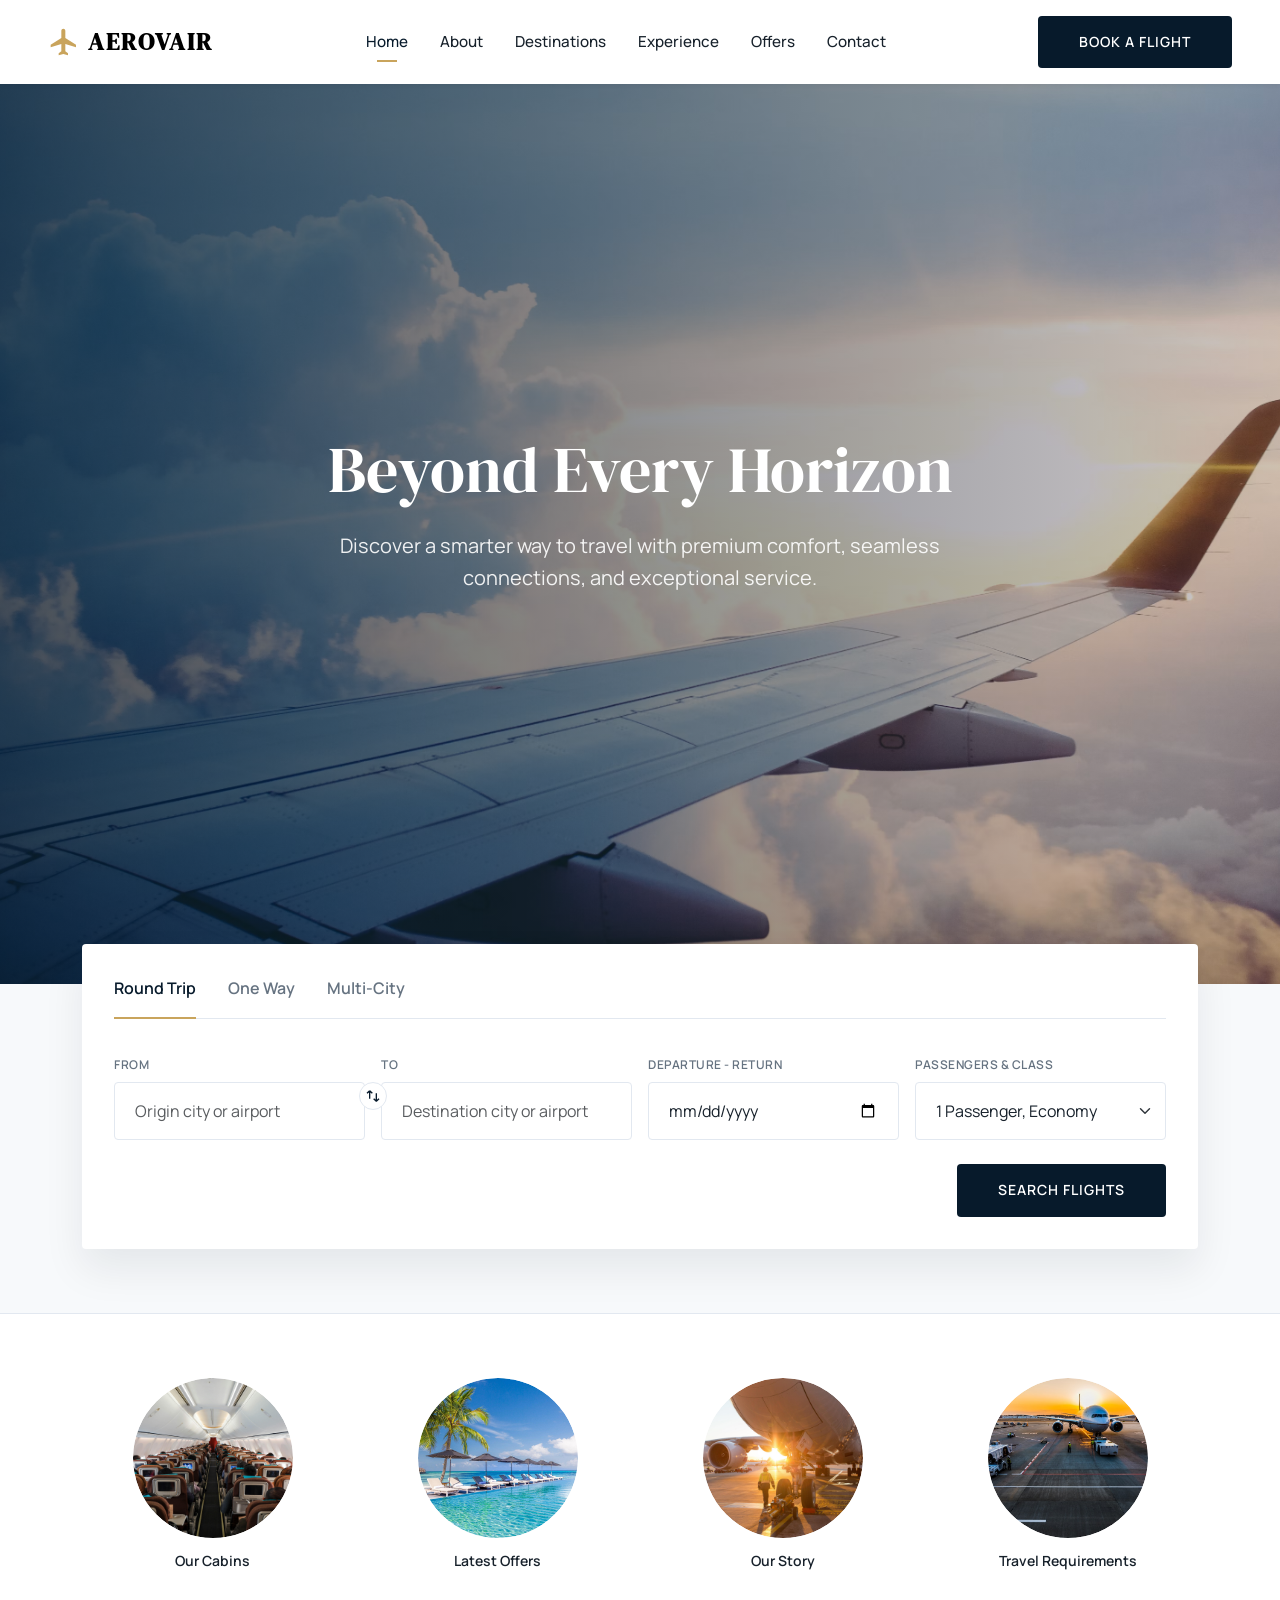
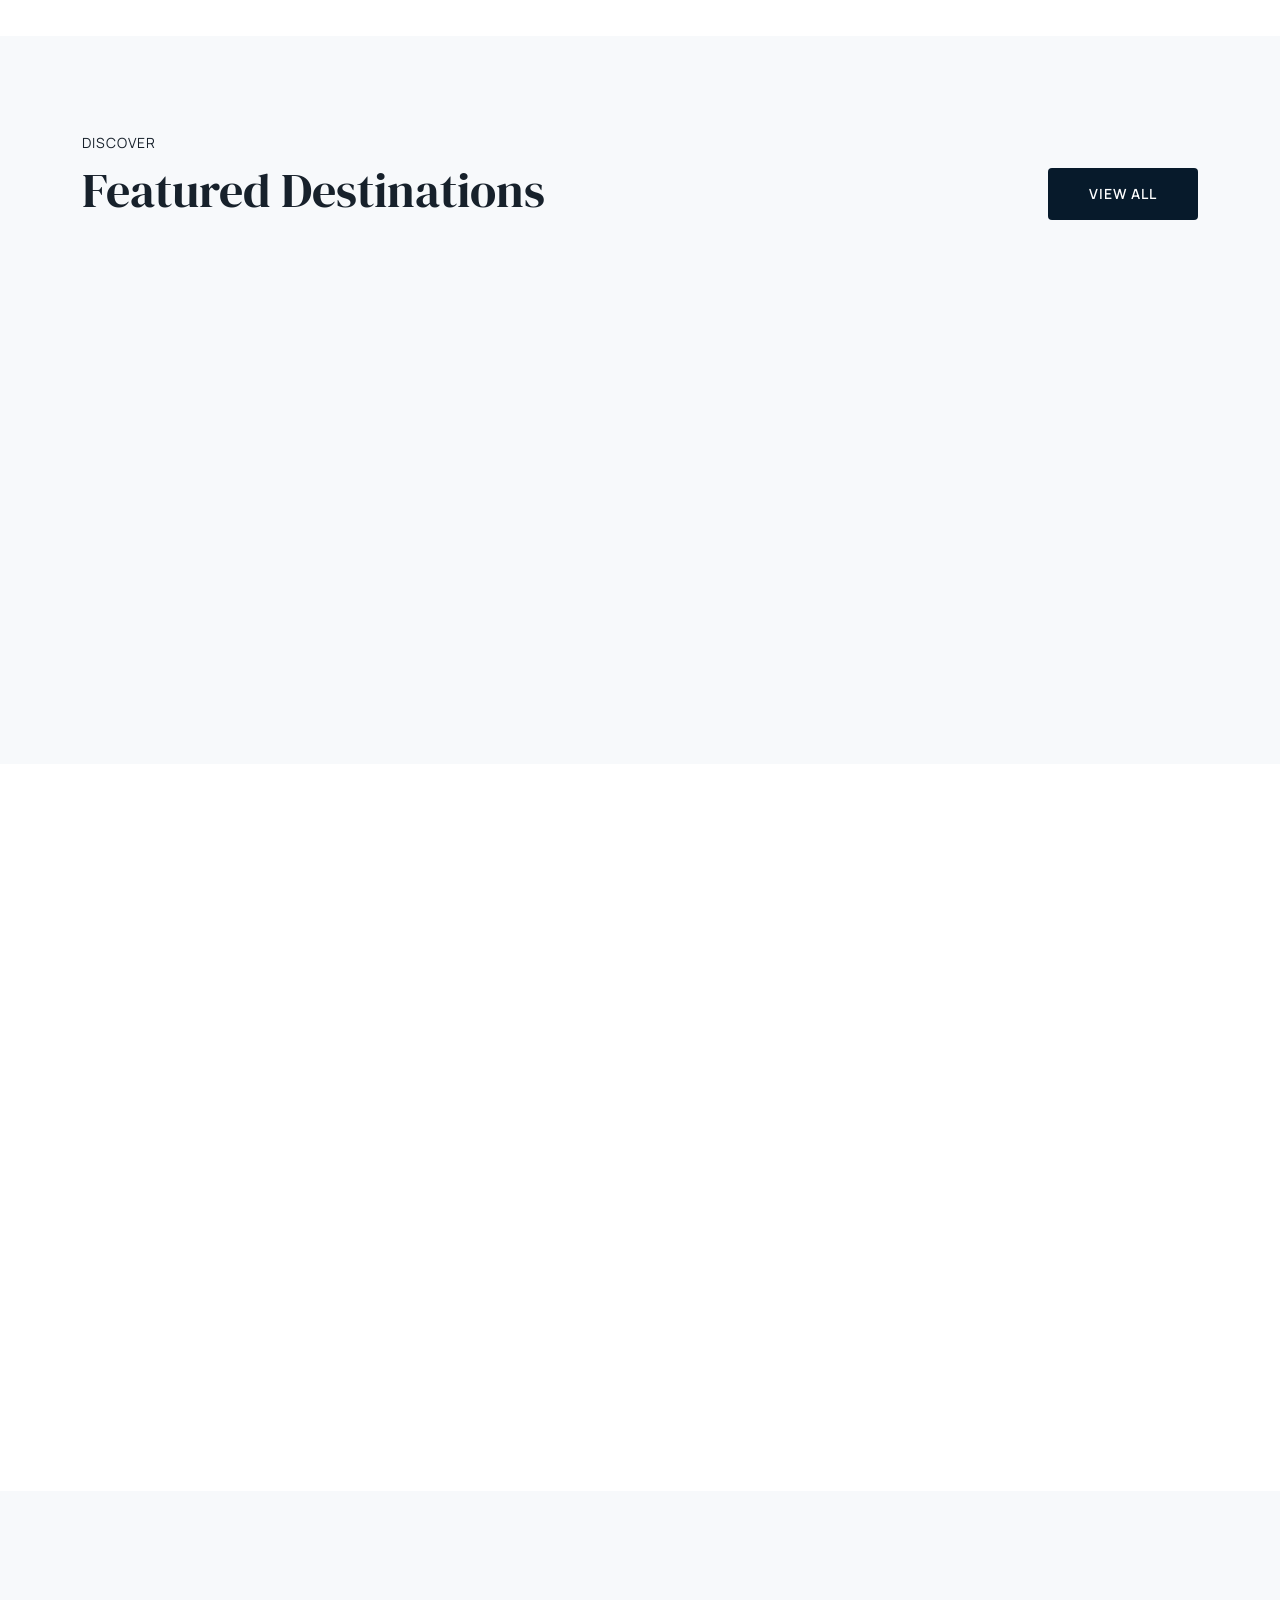
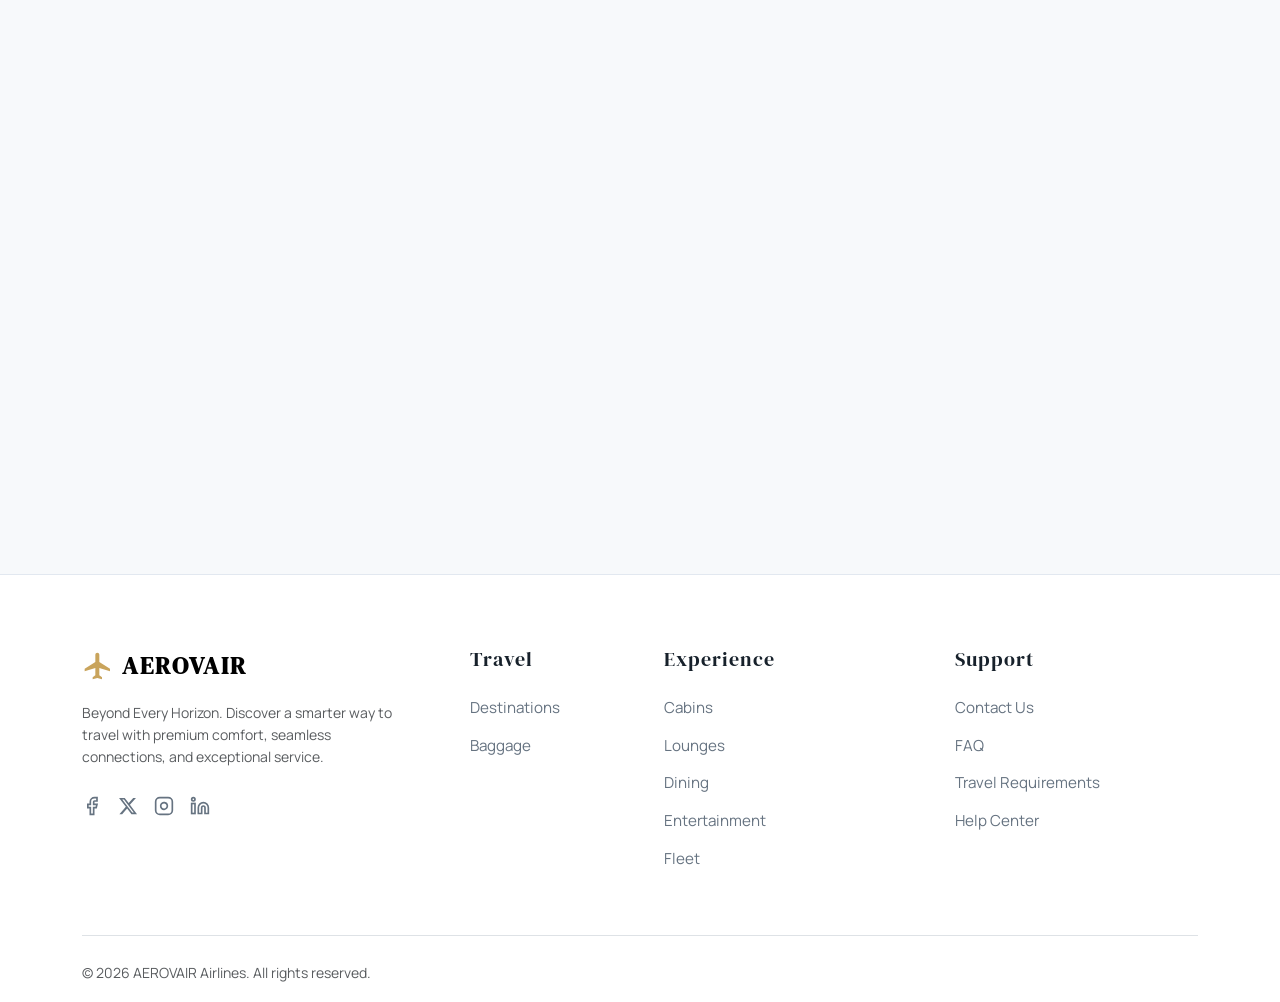
<file: index.html>
<!DOCTYPE html>
<html lang="en">

<head>
    <meta charset="UTF-8">
    <meta name="viewport" content="width=device-width, initial-scale=1.0">
    <title>AEROVAIR | Beyond Every Horizon</title>
    <meta name="description"
        content="Discover a smarter way to travel with AEROVAIR. Experience premium comfort, seamless connections, and exceptional service worldwide.">
    <link rel="canonical" href="https://www.aerovair.com/">

    <!-- Google Fonts -->
    <link rel="preconnect" href="https://fonts.googleapis.com">
    <link rel="preconnect" href="https://fonts.gstatic.com" crossorigin>
    <link
        href="https://fonts.googleapis.com/css2?family=DM+Serif+Display&family=Manrope:wght@300;400;500;600;700&display=swap"
        rel="stylesheet">

    <!-- Favicon -->
    <link rel="icon" href="assets/icons/favicon.svg" type="image/svg+xml">

    <!-- Bootstrap 5 CSS -->
    <link href="https://cdn.jsdelivr.net/npm/bootstrap@5.3.2/dist/css/bootstrap.min.css" rel="stylesheet">

    <!-- Custom CSS -->
    <link rel="stylesheet" href="assets/css/style.css">
</head>

<body>

    <!-- Header Section -->
    <header class="site-header">
        <!-- Main Navigation -->
        <nav class="main-navigation">
            <div class="container-fluid px-4 px-lg-5">
                <div class="d-flex justify-content-between align-items-center nav-container">
                    <!-- Logo -->
                    <a href="index.html" class="brand-logo d-flex align-items-center gap-2">
                        <img src="assets/icons/favicon.svg" alt="AEROVAIR Logo Icon" width="32" height="32"
                            class="brand-icon">
                        <span class="logo-text">AEROVAIR</span>
                    </a>

                    <!-- Desktop Links -->
                    <div class="desktop-menu d-none d-xl-flex">
                        <a href="index.html" class="nav-link active">Home</a>
                        <a href="about.html" class="nav-link">About</a>
                        <a href="destinations.html" class="nav-link">Destinations</a>
                        <a href="experience.html" class="nav-link">Experience</a>
                        <a href="offers.html" class="nav-link">Offers</a>
                        <a href="contact.html" class="nav-link">Contact</a>
                    </div>

                    <!-- Right Actions -->
                    <div class="nav-actions d-none d-xl-flex align-items-center gap-3">
                        
                        <a href="book.html" class="btn-premium btn-premium-primary">Book a Flight</a>
                    </div>

                    <!-- Mobile Menu Toggle -->
                    <button class="mobile-menu-toggle d-xl-none" aria-label="Toggle menu">
                        <span class="hamburger-line"></span>
                        <span class="hamburger-line"></span>
                        <span class="hamburger-line"></span>
                    </button>
                </div>
            </div>
        </nav>
    </header>

    <!-- Mobile Menu Overlay -->
    <div class="mobile-menu-wrapper">
        <button class="mobile-menu-close btn-close position-absolute top-0 end-0 m-4 fs-1" aria-label="Close menu"></button>
        <div class="mobile-menu-inner">
            <a href="index.html" class="mobile-nav-link active">Home</a>
            <a href="about.html" class="mobile-nav-link">About</a>
            <a href="destinations.html" class="mobile-nav-link">Destinations</a>
            <a href="experience.html" class="mobile-nav-link">Experience</a>
            <a href="offers.html" class="mobile-nav-link">Offers</a>
            <a href="contact.html" class="mobile-nav-link">Contact</a>
            <a href="book.html" class="btn-premium btn-premium-primary mt-4 w-100 text-center" style="display: block; max-width: 200px; margin: 0 auto;">Book a Flight</a>
        </div>
    </div>

    <!-- Hero Section -->
    <section class="hero-section">
        <!-- Placeholder high-res aviation background -->
        <div class="hero-bg" style="background-image: url('assets/images/home-hero.avif');"></div>
        <div class="hero-overlay"></div>

        <div class="container position-relative hero-content-wrapper">
            <div class="row justify-content-center text-center">
                <div class="col-lg-8 col-xl-7">
                    <h1 class="hero-title animate-on-scroll mx-auto">Beyond Every Horizon</h1>
                    <p class="hero-subtitle animate-on-scroll mx-auto">Discover a smarter way to travel with premium
                        comfort, seamless connections, and exceptional service.</p>
                </div>
            </div>
        </div>
    </section>

    <!-- Flight Search Widget -->
    <section class="booking-widget-section">
        <div class="container">
            <div class="booking-widget">
                <div class="booking-tabs">
                    <button class="tab-btn active">Round Trip</button>
                    <button class="tab-btn">One Way</button>
                    <button class="tab-btn">Multi-City</button>
                </div>
                <form class="booking-form">
                    <div class="row g-3">
                        <div class="col-md-6 col-xl-3 position-relative">
                            <label class="form-label">From</label>
                            <input type="text" class="form-control premium-input" placeholder="Origin city or airport">
                            <button type="button" class="swap-btn" aria-label="Swap Origin and Destination">
                                <svg width="16" height="16" viewBox="0 0 24 24" fill="none" stroke="currentColor"
                                    stroke-width="2">
                                    <path d="M7 16V4M7 4L3 8M7 4L11 8M17 8v12M17 20l-4-4M17 20l4-4" />
                                </svg>
                            </button>
                        </div>
                        <div class="col-md-6 col-xl-3">
                            <label class="form-label">To</label>
                            <input type="text" class="form-control premium-input"
                                placeholder="Destination city or airport">
                        </div>
                        <div class="col-md-6 col-xl-3">
                            <label class="form-label">Departure - Return</label>
                            <input type="date" onclick="this.showPicker()" class="form-control premium-input" placeholder="Select dates">
                        </div>
                        <div class="col-md-6 col-xl-3">
                            <label class="form-label">Passengers & Class</label>
                            <select class="form-select premium-input">
                                <option>1 Passenger, Economy</option>
                                <option>1 Passenger, Premium Economy</option>
                                <option>1 Passenger, Business</option>
                                <option>1 Passenger, First</option>
                            </select>
                        </div>
                    </div>
                    <div class="d-flex justify-content-end mt-4">
                        <button type="submit" class="btn-premium btn-premium-primary search-flights-btn">Search
                            Flights</button>
                    </div>
                </form>
            </div>
        </div>
    </section>

    <!-- Quick Access Section -->
    <section class="quick-access-section py-5 bg-surface">
        <div class="container">
            <div class="row g-4 text-center justify-content-center">
                <div class="col-12 col-md-6 col-xl-3">
                    <a href="#" class="quick-access-card animate-on-scroll">
                        <div class="qa-icon" style="overflow: hidden; padding: 0; background: none; border: none; box-shadow: none;"><img src="assets/images/class1.jpg" alt="Our Cabins" style="width: 100%; height: 100%; object-fit: cover; border-radius: 50%;"></div>
                        <span class="qa-title">Our Cabins</span>
                    </a>
                </div>
                <div class="col-12 col-md-6 col-xl-3">
                    <a href="#" class="quick-access-card animate-on-scroll">
                        <div class="qa-icon" style="overflow: hidden; padding: 0; background: none; border: none; box-shadow: none;"><img src="assets/images/escapes.jpg" alt="Latest Offers" style="width: 100%; height: 100%; object-fit: cover; border-radius: 50%;"></div>
                        <span class="qa-title">Latest Offers</span>
                    </a>
                </div>
                <div class="col-12 col-md-6 col-xl-3">
                    <a href="#" class="quick-access-card animate-on-scroll">
                        <div class="qa-icon" style="overflow: hidden; padding: 0; background: none; border: none; box-shadow: none;"><img src="assets/images/story.jpg" alt="Our Story" style="width: 100%; height: 100%; object-fit: cover; border-radius: 50%;"></div>
                        <span class="qa-title">Our Story</span>
                    </a>
                </div>
                <div class="col-12 col-md-6 col-xl-3">
                    <a href="#" class="quick-access-card animate-on-scroll">
                        <div class="qa-icon" style="overflow: hidden; padding: 0; background: none; border: none; box-shadow: none;"><img src="assets/images/journey.jpg" alt="Travel Requirements" style="width: 100%; height: 100%; object-fit: cover; border-radius: 50%;"></div>
                        <span class="qa-title">Travel Requirements</span>
                    </a>
                </div>
            </div>
        </div>
    </section>

    <!-- Featured Destinations -->
    <section class="destinations-section section-padding">
        <div class="container">
            <div class="d-flex justify-content-between align-items-end mb-5">
                <div>
                    <span
                        class="text-accent text-uppercase letter-spacing-1 small font-weight-bold d-block mb-2 animate-on-scroll">Discover</span>
                    <h2 class="display-5 mb-0 animate-on-scroll">Featured Destinations</h2>
                </div>
                <a href="destinations.html"
                    class="btn-premium btn-premium-primary d-inline-flex animate-on-scroll">View All</a>
            </div>

            <div class="row g-4 justify-content-center">
                <!-- Destination 1 -->
                <div class="col-md-6 col-lg-4">
                    <a href="#" class="destination-card animate-on-scroll">
                        <div class="dest-image">
                            <img src="assets/images/destination1.jpg" alt="London" loading="lazy">
                            <div class="dest-overlay"></div>
                        </div>
                        <div class="dest-content">
                            <div class="d-flex justify-content-between align-items-end">
                                <div>
                                    <span class="dest-code">LHR</span>
                                    <h3 class="dest-city">London</h3>
                                    <span class="dest-country">United Kingdom</span>
                                </div>
                                <div class="text-end">
                                    <span class="dest-price-label">From</span>
                                    <span class="dest-price">$650</span>
                                </div>
                            </div>
                        </div>
                    </a>
                </div>
                <!-- Destination 2 -->
                <div class="col-md-6 col-lg-4">
                    <a href="#" class="destination-card animate-on-scroll">
                        <div class="dest-image">
                            <img src="assets/images/destination2.jpg" alt="Dubai" loading="lazy">
                            <div class="dest-overlay"></div>
                        </div>
                        <div class="dest-content">
                            <div class="d-flex justify-content-between align-items-end">
                                <div>
                                    <span class="dest-code">DXB</span>
                                    <h3 class="dest-city">Dubai</h3>
                                    <span class="dest-country">United Arab Emirates</span>
                                </div>
                                <div class="text-end">
                                    <span class="dest-price-label">From</span>
                                    <span class="dest-price">$890</span>
                                </div>
                            </div>
                        </div>
                    </a>
                </div>
                <!-- Destination 3 -->
                <div class="col-md-6 col-lg-4">
                    <a href="#" class="destination-card animate-on-scroll">
                        <div class="dest-image">
                            <img src="assets/images/destination3.jpg" alt="Singapore" loading="lazy">
                            <div class="dest-overlay"></div>
                        </div>
                        <div class="dest-content">
                            <div class="d-flex justify-content-between align-items-end">
                                <div>
                                    <span class="dest-code">SIN</span>
                                    <h3 class="dest-city">Singapore</h3>
                                    <span class="dest-country">Singapore</span>
                                </div>
                                <div class="text-end">
                                    <span class="dest-price-label">From</span>
                                    <span class="dest-price">$950</span>
                                </div>
                            </div>
                        </div>
                    </a>
                </div>
            </div>
            
        </div>
    </section>

    <!-- Why AEROVAIR -->
    <section class="why-us-section section-padding bg-surface">
        <div class="container">
            <div class="row align-items-center g-5">
                <div class="col-xl-6 order-2 order-xl-1 text-center">
                    <div class="why-us-image-wrapper animate-on-scroll d-inline-block mx-auto">
                        <img src="assets/images/journey.jpg" alt="Premium cabin crew service"
                            class="img-fluid rounded-3" loading="lazy">
                    </div>
                </div>
                <div class="col-xl-6 order-1 order-xl-2">

                    <h2 class="display-4 mb-4 animate-on-scroll">Designed Around Your Journey</h2>
                    <p class="text-muted mb-4 animate-on-scroll">From the moment you book until you arrive at your
                        destination, we anticipate your needs. Experience the perfect harmony of modern aviation
                        technology and timeless hospitality.</p>

                    <ul class="why-us-list list-unstyled animate-on-scroll">
                        <li class="mb-3 d-flex align-items-start">
                            <div class="text-accent me-3 mt-1">
                                <svg width="20" height="20" viewBox="0 0 24 24" fill="none" stroke="currentColor"
                                    stroke-width="2">
                                    <path d="M22 11.08V12a10 10 0 1 1-5.93-9.14" />
                                    <polyline points="22 4 12 14.01 9 11.01" />
                                </svg>
                            </div>
                            <div>
                                <h5 class="mb-1">Exceptional Comfort</h5>
                                <p class="text-muted small mb-0">Spacious seating and refined cabin environments
                                    designed for relaxation.</p>
                            </div>
                        </li>
                        <li class="mb-3 d-flex align-items-start">
                            <div class="text-accent me-3 mt-1">
                                <svg width="20" height="20" viewBox="0 0 24 24" fill="none" stroke="currentColor"
                                    stroke-width="2">
                                    <path d="M22 11.08V12a10 10 0 1 1-5.93-9.14" />
                                    <polyline points="22 4 12 14.01 9 11.01" />
                                </svg>
                            </div>
                            <div>
                                <h5 class="mb-1">Modern Fleet</h5>
                                <p class="text-muted small mb-0">Fly on some of the world's most advanced and
                                    sustainable aircraft.</p>
                            </div>
                        </li>
                        <li class="d-flex align-items-start">
                            <div class="text-accent me-3 mt-1">
                                <svg width="20" height="20" viewBox="0 0 24 24" fill="none" stroke="currentColor"
                                    stroke-width="2">
                                    <path d="M22 11.08V12a10 10 0 1 1-5.93-9.14" />
                                    <polyline points="22 4 12 14.01 9 11.01" />
                                </svg>
                            </div>
                            <div>
                                <h5 class="mb-1">Dedicated Service</h5>
                                <p class="text-muted small mb-0">Our award-winning crew is committed to providing
                                    personalized care.</p>
                            </div>
                        </li>
                    </ul>

                    <a href="about.html" class="btn-premium btn-premium-primary mt-4 animate-on-scroll">Our Story</a>
                </div>
            </div>
        </div>
    </section>

    <!-- Travel Experience (Cabin Classes) -->
    <section class="experience-section section-padding">
        <div class="container">
            <div class="text-center max-w-700 mx-auto mb-5">
                <span
                    class="text-accent text-uppercase letter-spacing-1 small font-weight-bold d-block mb-2 animate-on-scroll">Cabin
                    Classes</span>
                <h2 class="display-5 mb-3 animate-on-scroll">Elevate Your Travel Experience</h2>
            </div>

            <div class="row g-4 justify-content-center">
                <div class="col-md-6 col-xl-3">
                    <div class="cabin-card animate-on-scroll">
                        <div class="cabin-img">
                            <img src="assets/images/class1.jpg" alt="Economy Class" loading="lazy">
                        </div>
                        <div class="cabin-content text-center">
                            <h4>Economy</h4>
                            <p class="text-muted small">Comfortable seats, entertainment and thoughtful service.</p>
                            <a href="experience.html" class="cabin-link">Explore Economy</a>
                        </div>
                    </div>
                </div>
                <div class="col-md-6 col-xl-3">
                    <div class="cabin-card animate-on-scroll" style="transition-delay: 0.1s;">
                        <div class="cabin-img">
                            <img src="assets/images/class2.jpg" alt="Premium Economy" loading="lazy">
                        </div>
                        <div class="cabin-content text-center">
                            <h4>Premium Economy</h4>
                            <p class="text-muted small">More space, enhanced dining and priority benefits.</p>
                            <a href="experience.html" class="cabin-link">Explore Premium</a>
                        </div>
                    </div>
                </div>
                <div class="col-md-6 col-xl-3">
                    <div class="cabin-card animate-on-scroll" style="transition-delay: 0.2s;">
                        <div class="cabin-img">
                            <img src="assets/images/class3.jpg" alt="Business Class" loading="lazy">
                        </div>
                        <div class="cabin-content text-center">
                            <h4>Business Class</h4>
                            <p class="text-muted small">Lie-flat seating, lounge access and premium dining.</p>
                            <a href="experience.html" class="cabin-link">Explore Business</a>
                        </div>
                    </div>
                </div>
                <div class="col-md-6 col-xl-3">
                    <div class="cabin-card animate-on-scroll" style="transition-delay: 0.3s;">
                        <div class="cabin-img">
                            <img src="assets/images/class4.jpg" alt="First Class" loading="lazy">
                        </div>
                        <div class="cabin-content text-center">
                            <h4>First Class</h4>
                            <p class="text-muted small">Private suites, personalized service and exclusive amenities.
                            </p>
                            <a href="experience.html" class="cabin-link">Explore First Class</a>
                        </div>
                    </div>
                </div>
            </div>
        </div>
    </section>

    <!-- Footer -->
    <footer class="site-footer bg-surface pt-5 pb-3">
        <div class="container pt-4">
            <div class="row g-5 mb-5">
                <!-- Column 1 -->
                <div class="col-12 col-md-6 col-lg-4 pe-lg-5">
                    <a href="index.html" class="d-inline-block mb-3 brand-logo d-flex align-items-center gap-2">
                        <img src="assets/icons/favicon.svg" alt="AEROVAIR Logo Icon" width="32" height="32"
                            class="brand-icon">
                        <span class="logo-text text-primary">AEROVAIR</span>
                    </a>
                    <p class="text-muted small mb-4">Beyond Every Horizon. Discover a smarter way to travel with premium
                        comfort, seamless connections, and exceptional service.</p>
                    <div class="social-links d-flex gap-3">
                        <a href="#" aria-label="Facebook"><svg width="20" height="20" viewBox="0 0 24 24" fill="none"
                                stroke="currentColor" stroke-width="2">
                                <path d="M18 2h-3a5 5 0 0 0-5 5v3H7v4h3v8h4v-8h3l1-4h-4V7a1 1 0 0 1 1-1h3z" />
                            </svg></a>
                        <a href="#" aria-label="X"><svg width="20" height="20" viewBox="0 0 24 24" fill="currentColor">
                                <path
                                    d="M18.244 2.25h3.308l-7.227 8.26 8.502 11.24H16.17l-5.214-6.817L4.99 21.75H1.68l7.73-8.835L1.254 2.25H8.08l4.713 6.231zm-1.161 17.52h1.833L7.084 4.126H5.117z" />
                            </svg></a>
                        <a href="#" aria-label="Instagram"><svg width="20" height="20" viewBox="0 0 24 24" fill="none"
                                stroke="currentColor" stroke-width="2">
                                <rect x="2" y="2" width="20" height="20" rx="5" ry="5" />
                                <path d="M16 11.37A4 4 0 1 1 12.63 8 4 4 0 0 1 16 11.37z" />
                                <line x1="17.5" y1="6.5" x2="17.51" y2="6.5" />
                            </svg></a>
                        <a href="#" aria-label="LinkedIn"><svg width="20" height="20" viewBox="0 0 24 24" fill="none"
                                stroke="currentColor" stroke-width="2">
                                <path
                                    d="M16 8a6 6 0 0 1 6 6v7h-4v-7a2 2 0 0 0-2-2 2 2 0 0 0-2 2v7h-4v-7a6 6 0 0 1 6-6z" />
                                <rect x="2" y="9" width="4" height="12" />
                                <circle cx="4" cy="4" r="2" />
                            </svg></a>
                    </div>
                </div>

                <!-- Column 2 -->
                <div class="col-12 col-md-6 col-lg-2">
                    <h5 class="mb-4 footer-title">Travel</h5>
                    <ul class="list-unstyled footer-links">
                        <li><a href="destinations.html">Destinations</a></li>
                        <li><a href="help.html#baggage">Baggage</a></li>
                    </ul>
                </div>

                <!-- Column 3 -->
                <div class="col-12 col-md-6 col-lg-3">
                    <h5 class="mb-4 footer-title">Experience</h5>
                    <ul class="list-unstyled footer-links">
                        <li><a href="experience.html">Cabins</a></li>
                        <li><a href="lounges.html">Lounges</a></li>
                        <li><a href="experience.html#dining">Dining</a></li>
                        <li><a href="experience.html#entertainment">Entertainment</a></li>
                        <li><a href="fleet.html">Fleet</a></li>
                    </ul>
                </div>

                <!-- Column 4 -->
                <div class="col-12 col-md-6 col-lg-3">
                    <h5 class="mb-4 footer-title">Support</h5>
                    <ul class="list-unstyled footer-links">
                        <li><a href="contact.html">Contact Us</a></li>
                        <li><a href="faq.html">FAQ</a></li>
                        <li><a href="help.html#requirements">Travel Requirements</a></li>
                        <li><a href="help.html">Help Center</a></li>
                    </ul>
                </div>
            </div>

            <div class="border-top border-border pt-4 mt-4 text-center text-md-start">
                <div class="row align-items-center">
                    <div class="col-md-6 mb-3 mb-md-0">
                        <p class="small text-muted mb-0">&copy; 2026 AEROVAIR Airlines. All rights reserved.</p>
                    </div>
                    <div class="col-md-6 text-md-end">
                        <div
                            class="d-inline-flex flex-wrap gap-3 small opacity-75 footer-bottom-links justify-content-center justify-content-md-end">
                            <!-- Removed links per user request -->
                        </div>
                    </div>
                </div>
            </div>
        </div>
    </footer>

    <!-- Scroll to Top Button -->
    <button class="scroll-to-top" id="scrollToTopBtn" aria-label="Scroll to top">
        <svg width="24" height="24" viewBox="0 0 24 24" fill="none" stroke="currentColor" stroke-width="2">
            <path d="M18 15l-6-6-6 6" />
        </svg>
    </button>

    <!-- Bootstrap JS Bundle -->
    <script src="https://cdn.jsdelivr.net/npm/bootstrap@5.3.2/dist/js/bootstrap.bundle.min.js"></script>
    <!-- Custom JS -->
    <script src="assets/js/main.js"></script>
</body>

</html>
</file>
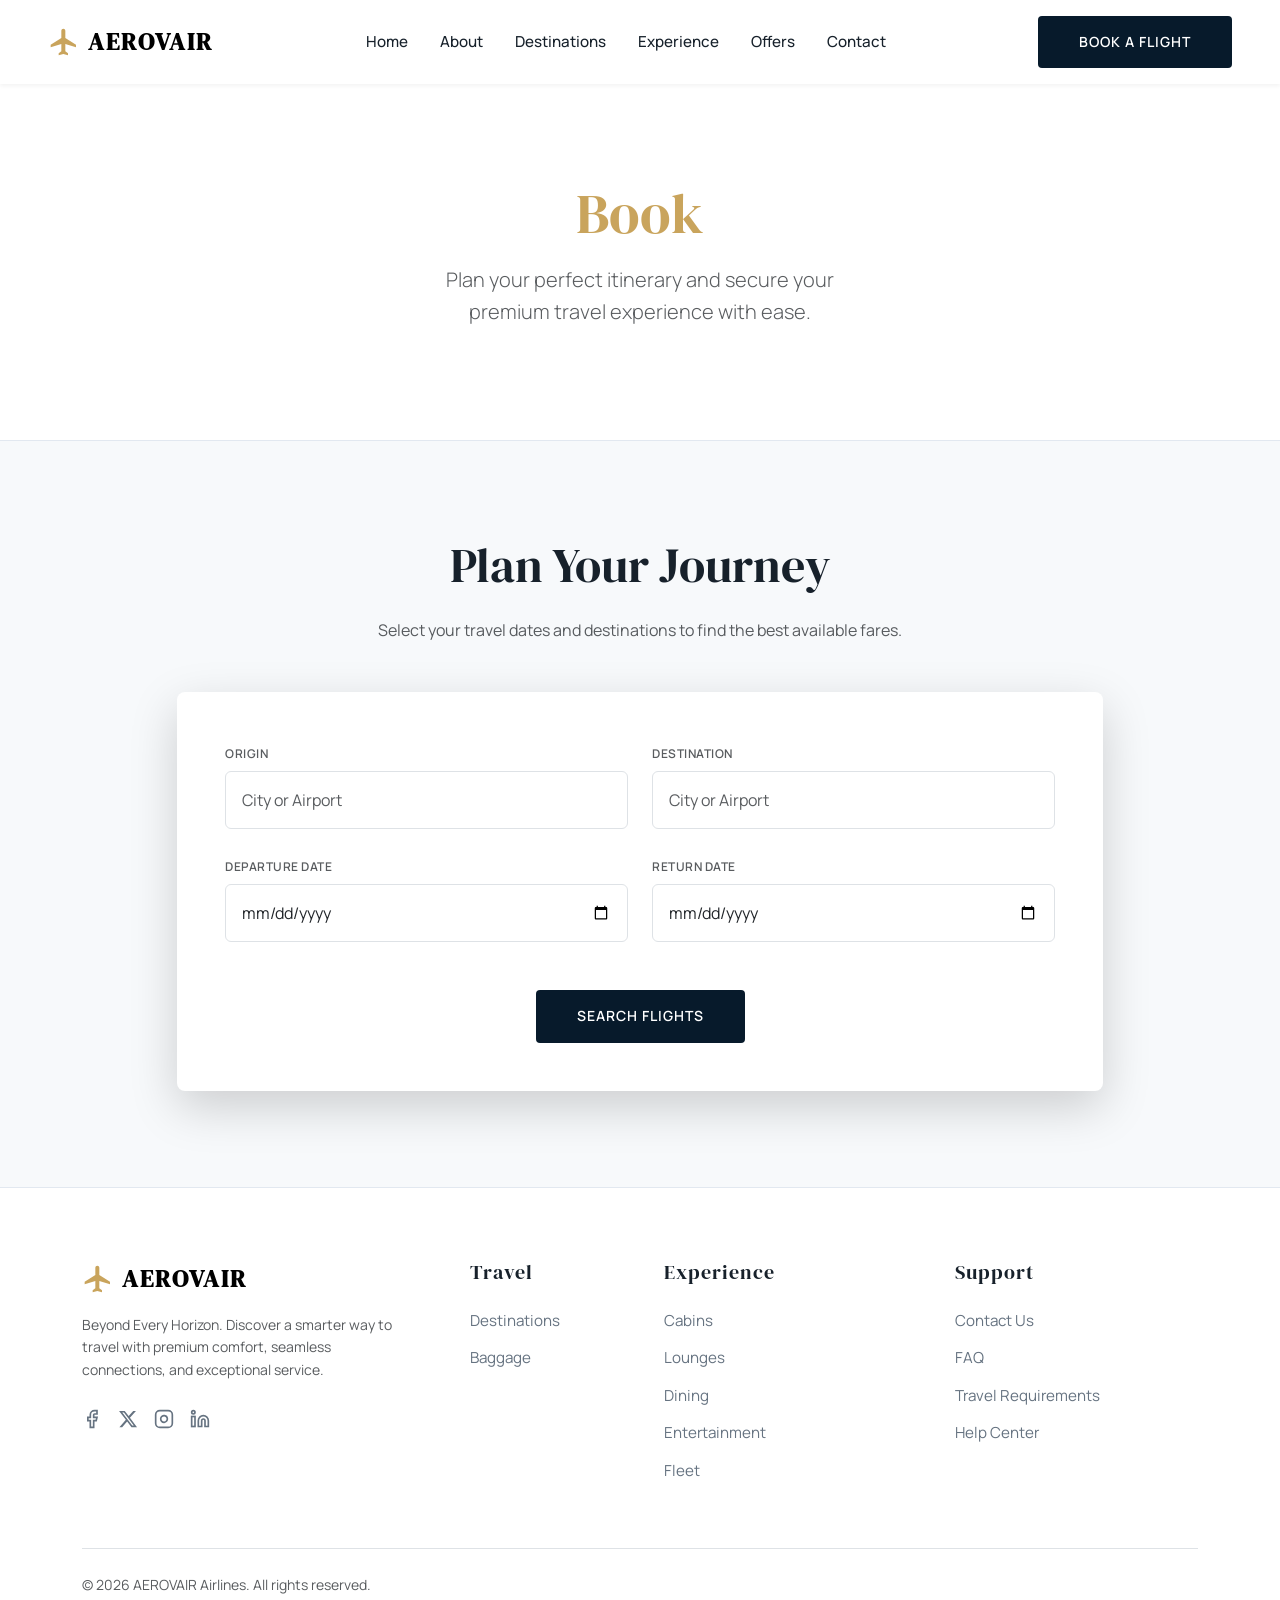
<file: book.html>
<!DOCTYPE html>
<html lang="en">
<head>
    <meta charset="UTF-8">
    <meta name="viewport" content="width=device-width, initial-scale=1.0">
    <title>AEROVAIR | Beyond Every Horizon</title>
    <link rel="canonical" href="https://www.aerovair.com/">
    
    <!-- Google Fonts -->
    <link rel="preconnect" href="https://fonts.googleapis.com">
    <link rel="preconnect" href="https://fonts.gstatic.com" crossorigin>
    <link href="https://fonts.googleapis.com/css2?family=DM+Serif+Display&family=Manrope:wght@300;400;500;600;700&display=swap" rel="stylesheet">
    
    <!-- Favicon -->
    <link rel="icon" href="assets/icons/favicon.svg" type="image/svg+xml">

    <!-- Bootstrap 5 CSS -->
    <link href="https://cdn.jsdelivr.net/npm/bootstrap@5.3.2/dist/css/bootstrap.min.css" rel="stylesheet">
    
    <!-- Custom CSS -->
    <link rel="stylesheet" href="assets/css/style.css">
</head>
<body class="inner-page">

    <!-- Header Section -->
    <header class="site-header">
        <nav class="main-navigation">
            <div class="container-fluid px-4 px-lg-5">
                <div class="d-flex justify-content-between align-items-center nav-container">
                    <a href="index.html" class="brand-logo d-flex align-items-center gap-2">
                        <img src="assets/icons/favicon.svg" alt="AEROVAIR Logo Icon" width="32" height="32" class="brand-icon">
                        <span class="logo-text text-primary">AEROVAIR</span>
                    </a>
                    
                    <div class="desktop-menu d-none d-xl-flex">
                        <a href="index.html" class="nav-link">Home</a>
                        <a href="about.html" class="nav-link">About</a>
                        <a href="destinations.html" class="nav-link">Destinations</a>
                        <a href="experience.html" class="nav-link">Experience</a>
                        <a href="offers.html" class="nav-link">Offers</a>
                        <a href="contact.html" class="nav-link">Contact</a>
                    </div>
                    
                    <div class="nav-actions d-none d-xl-flex align-items-center gap-3">
                        
                        <a href="book.html" class="btn-premium btn-premium-primary">Book a Flight</a>
                    </div>
                    
                    <button class="mobile-menu-toggle d-xl-none" aria-label="Toggle menu">
                        <span class="hamburger-line"></span>
                        <span class="hamburger-line"></span>
                        <span class="hamburger-line"></span>
                    </button>
                </div>
            </div>
        </nav>
    </header>

    <div class="mobile-menu-wrapper">
        <button class="mobile-menu-close btn-close position-absolute top-0 end-0 m-4 fs-1" aria-label="Close menu"></button>
        <div class="mobile-menu-inner">
            <a href="index.html" class="mobile-nav-link">Home</a>
            <a href="about.html" class="mobile-nav-link">About</a>
            <a href="destinations.html" class="mobile-nav-link">Destinations</a>
            <a href="experience.html" class="mobile-nav-link">Experience</a>
            <a href="offers.html" class="mobile-nav-link">Offers</a>
            <a href="contact.html" class="mobile-nav-link">Contact</a>
            <a href="book.html" class="btn-premium btn-premium-primary mt-4 w-100 text-center" style="display: block; max-width: 200px; margin: 0 auto;">Book a Flight</a>
        </div>
    </div>
    <!-- Inner Page Hero -->
    <section class="inner-hero-section position-relative section-padding bg-surface border-bottom" style="display: flex; align-items: center; text-align: center; border-color: var(--color-border) !important;">
        <div class="container position-relative" style="z-index: 2;">
            <h1 class="display-4 text-primary mb-3 animate-on-scroll mx-auto">Book</h1>
            <p class="lead text-muted mx-auto" style="max-width: 600px;">Plan your perfect itinerary and secure your<br>premium travel experience with ease.</p>
        </div>
    </section>

    <!-- Main Content Area -->
    <main>
        <div class="container">
                        <!-- Section 1 -->
            <div class="row justify-content-center section-padding">
                <div class="col-md-8 text-center">
                    <h2 class="display-5 mb-4">Plan Your Journey</h2>
                    <p class="text-muted mb-5">Select your travel dates and destinations to find the best available fares.</p>
                </div>
                <div class="col-lg-10">
                    <div class="p-4 p-md-5 bg-surface rounded-3 shadow-lg">
                        <form class="row g-4">
                            <div class="col-md-6">
                                <label class="form-label text-muted small text-uppercase">Origin</label>
                                <input type="text" class="form-control p-3" placeholder="City or Airport">
                            </div>
                            <div class="col-md-6">
                                <label class="form-label text-muted small text-uppercase">Destination</label>
                                <input type="text" class="form-control p-3" placeholder="City or Airport">
                            </div>
                            <div class="col-md-6">
                                <label class="form-label text-muted small text-uppercase">Departure Date</label>
                                <input type="date" onclick="this.showPicker()" class="form-control p-3">
                            </div>
                            <div class="col-md-6">
                                <label class="form-label text-muted small text-uppercase">Return Date</label>
                                <input type="date" onclick="this.showPicker()" class="form-control p-3">
                            </div>
                            <div class="col-12 text-center mt-5">
                                <button type="button" class="btn-premium btn-premium-primary">Search Flights</button>
                            </div>
                        </form>
                    </div>
                </div>
            </div>
        </div>
    </main>
    <footer class="site-footer bg-surface pt-5 pb-3">
        <div class="container pt-4">
            <div class="row g-5 mb-5">
                <div class="col-12 col-md-6 col-lg-4 pe-lg-5">
                    <a href="index.html" class="d-inline-block mb-3 brand-logo d-flex align-items-center gap-2">
                        <img src="assets/icons/favicon.svg" alt="AEROVAIR Logo Icon" width="32" height="32" class="brand-icon">
                        <span class="logo-text text-primary">AEROVAIR</span>
                    </a>
                    <p class="text-muted small mb-4">Beyond Every Horizon. Discover a smarter way to travel with premium comfort, seamless connections, and exceptional service.</p>
                    <div class="social-links d-flex gap-3">
                        <a href="#" aria-label="Facebook"><svg width="20" height="20" viewBox="0 0 24 24" fill="none" stroke="currentColor" stroke-width="2"><path d="M18 2h-3a5 5 0 0 0-5 5v3H7v4h3v8h4v-8h3l1-4h-4V7a1 1 0 0 1 1-1h3z"/></svg></a>
                        <a href="#" aria-label="X"><svg width="20" height="20" viewBox="0 0 24 24" fill="currentColor"><path d="M18.244 2.25h3.308l-7.227 8.26 8.502 11.24H16.17l-5.214-6.817L4.99 21.75H1.68l7.73-8.835L1.254 2.25H8.08l4.713 6.231zm-1.161 17.52h1.833L7.084 4.126H5.117z"/></svg></a>
                        <a href="#" aria-label="Instagram"><svg width="20" height="20" viewBox="0 0 24 24" fill="none" stroke="currentColor" stroke-width="2"><rect x="2" y="2" width="20" height="20" rx="5" ry="5"/><path d="M16 11.37A4 4 0 1 1 12.63 8 4 4 0 0 1 16 11.37z"/><line x1="17.5" y1="6.5" x2="17.51" y2="6.5"/></svg></a>
                        <a href="#" aria-label="LinkedIn"><svg width="20" height="20" viewBox="0 0 24 24" fill="none" stroke="currentColor" stroke-width="2"><path d="M16 8a6 6 0 0 1 6 6v7h-4v-7a2 2 0 0 0-2-2 2 2 0 0 0-2 2v7h-4v-7a6 6 0 0 1 6-6z"/><rect x="2" y="9" width="4" height="12"/><circle cx="4" cy="4" r="2"/></svg></a>
                    </div>
                </div>
                <div class="col-12 col-md-6 col-lg-2">
                    <h5 class="mb-4 footer-title">Travel</h5>
                    <ul class="list-unstyled footer-links">
                        <li><a href="destinations.html">Destinations</a></li>
                        <li><a href="help.html#baggage">Baggage</a></li>
                    </ul>
                </div>
                <div class="col-12 col-md-6 col-lg-3">
                    <h5 class="mb-4 footer-title">Experience</h5>
                    <ul class="list-unstyled footer-links">
                        <li><a href="experience.html">Cabins</a></li>
                        <li><a href="lounges.html">Lounges</a></li>
                        <li><a href="experience.html#dining">Dining</a></li>
                        <li><a href="experience.html#entertainment">Entertainment</a></li>
                        <li><a href="fleet.html">Fleet</a></li>
                    </ul>
                </div>
                <div class="col-12 col-md-6 col-lg-3">
                    <h5 class="mb-4 footer-title">Support</h5>
                    <ul class="list-unstyled footer-links">
                        <li><a href="contact.html">Contact Us</a></li>
                        <li><a href="faq.html">FAQ</a></li>
                        <li><a href="help.html#requirements">Travel Requirements</a></li>
                        <li><a href="help.html">Help Center</a></li>
                    </ul>
                </div>
            </div>
            <div class="border-top border-border pt-4 mt-4 text-center text-md-start">
                <div class="row align-items-center">
                    <div class="col-md-6 mb-3 mb-md-0">
                        <p class="small text-muted mb-0">&copy; 2026 AEROVAIR Airlines. All rights reserved.</p>
                    </div>
                    <div class="col-md-6 text-md-end">
                        <div class="d-inline-flex flex-wrap gap-3 small opacity-75 footer-bottom-links justify-content-center justify-content-md-end">
                        </div>
                    </div>
                </div>
            </div>
        </div>
    </footer>

    <!-- Scroll to Top Button -->
    <button class="scroll-to-top" id="scrollToTopBtn" aria-label="Scroll to top">
        <svg width="24" height="24" viewBox="0 0 24 24" fill="none" stroke="currentColor" stroke-width="2"><path d="M18 15l-6-6-6 6"/></svg>
    </button>

    <!-- Bootstrap JS Bundle -->
    <script src="https://cdn.jsdelivr.net/npm/bootstrap@5.3.2/dist/js/bootstrap.bundle.min.js"></script>
    <!-- Custom JS -->
    <script src="assets/js/main.js"></script>
</body>
</html>
</file>
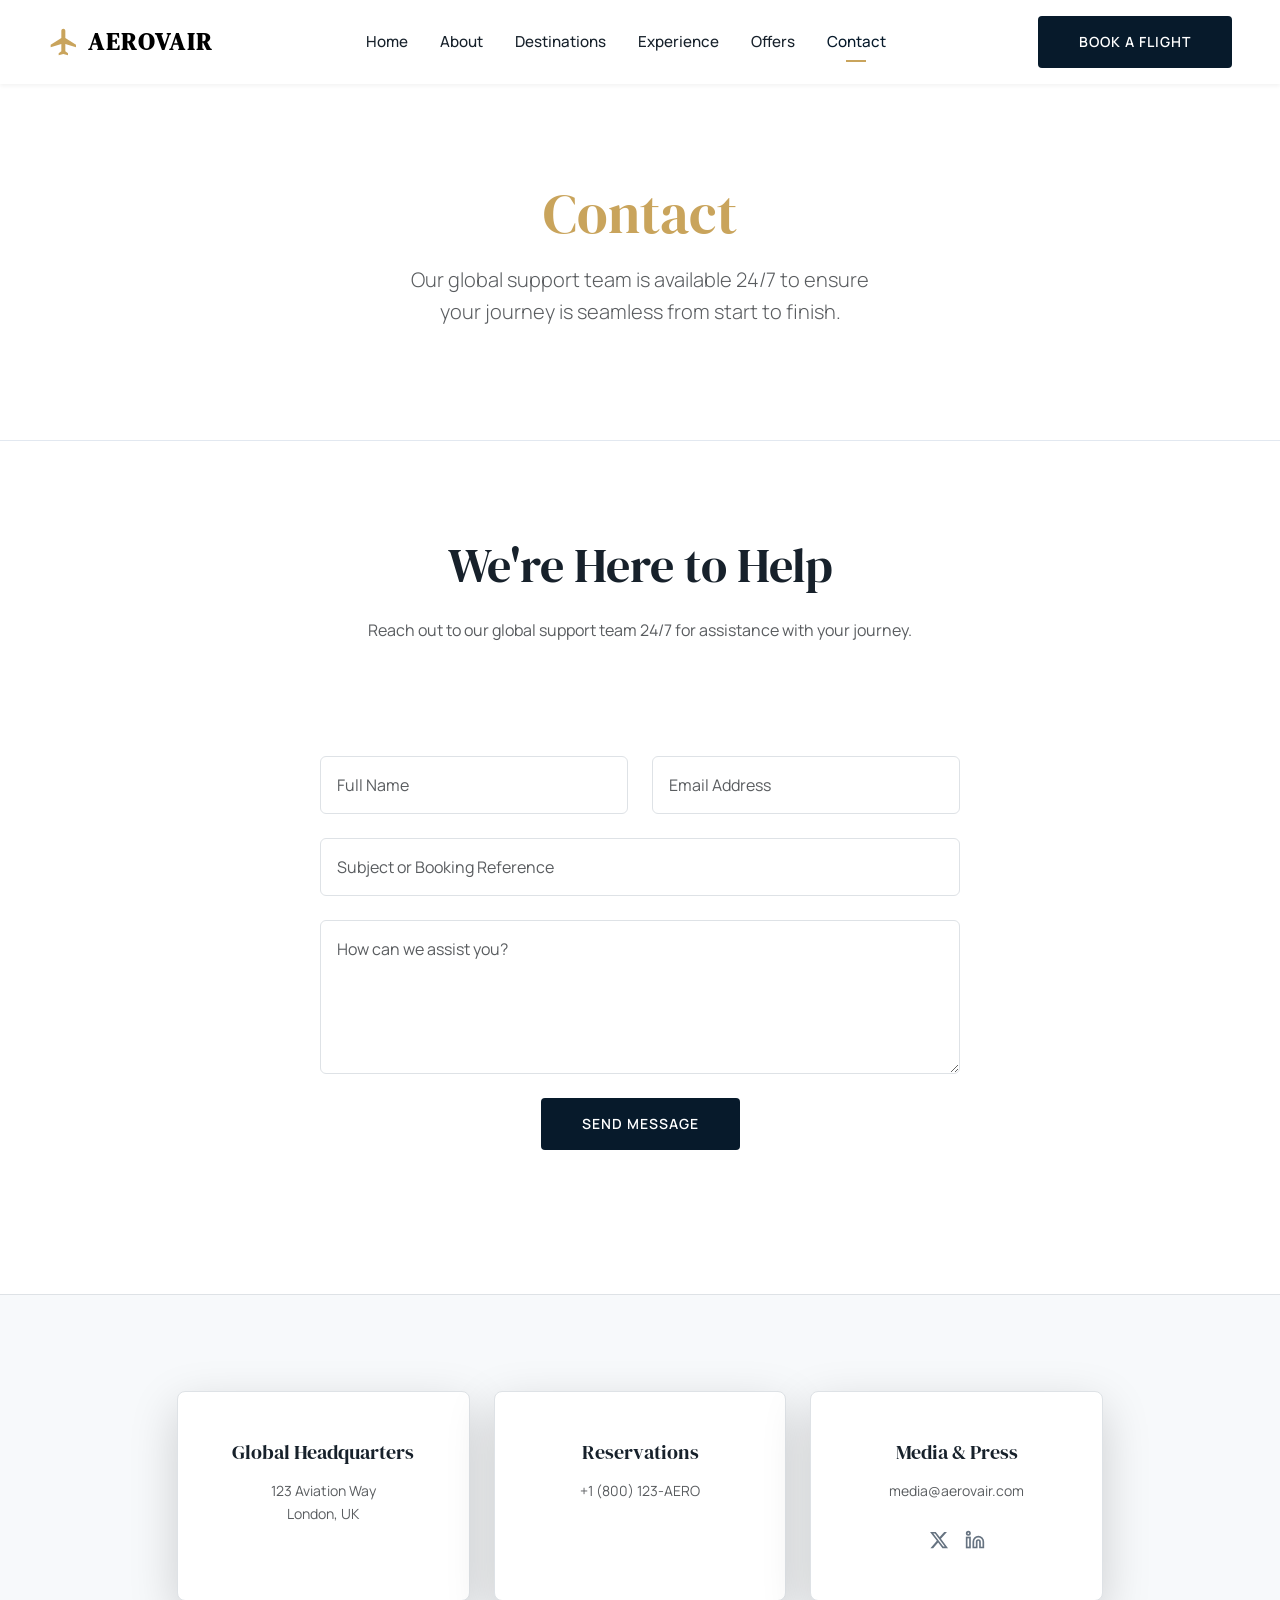
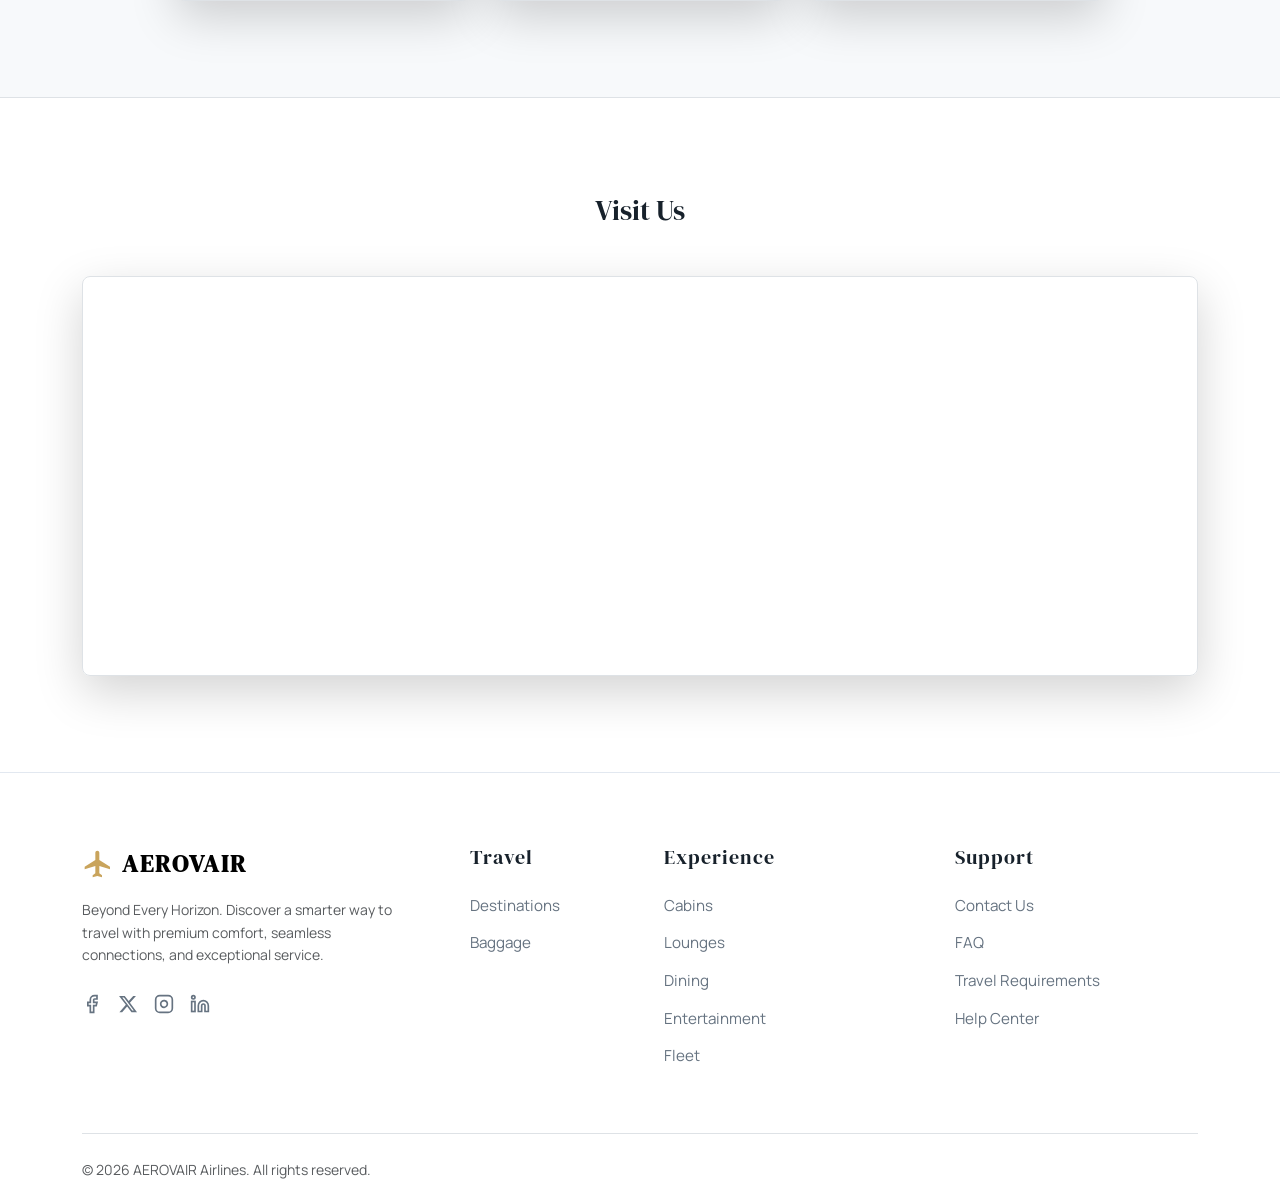
<file: contact.html>
<!DOCTYPE html>
<html lang="en">
<head>
    <meta charset="UTF-8">
    <meta name="viewport" content="width=device-width, initial-scale=1.0">
    <title>AEROVAIR | Beyond Every Horizon</title>
    <link rel="canonical" href="https://www.aerovair.com/">
    
    <!-- Google Fonts -->
    <link rel="preconnect" href="https://fonts.googleapis.com">
    <link rel="preconnect" href="https://fonts.gstatic.com" crossorigin>
    <link href="https://fonts.googleapis.com/css2?family=DM+Serif+Display&family=Manrope:wght@300;400;500;600;700&display=swap" rel="stylesheet">
    
    <!-- Favicon -->
    <link rel="icon" href="assets/icons/favicon.svg" type="image/svg+xml">

    <!-- Bootstrap 5 CSS -->
    <link href="https://cdn.jsdelivr.net/npm/bootstrap@5.3.2/dist/css/bootstrap.min.css" rel="stylesheet">
    
    <!-- Custom CSS -->
    <link rel="stylesheet" href="assets/css/style.css">
</head>
<body class="inner-page">

    <!-- Header Section -->
    <header class="site-header">
        <nav class="main-navigation">
            <div class="container-fluid px-4 px-lg-5">
                <div class="d-flex justify-content-between align-items-center nav-container">
                    <a href="index.html" class="brand-logo d-flex align-items-center gap-2">
                        <img src="assets/icons/favicon.svg" alt="AEROVAIR Logo Icon" width="32" height="32" class="brand-icon">
                        <span class="logo-text text-primary">AEROVAIR</span>
                    </a>
                    
                    <div class="desktop-menu d-none d-xl-flex">
                        <a href="index.html" class="nav-link">Home</a>
                        <a href="about.html" class="nav-link">About</a>
                        <a href="destinations.html" class="nav-link">Destinations</a>
                        <a href="experience.html" class="nav-link">Experience</a>
                        <a href="offers.html" class="nav-link">Offers</a>
                        <a href="contact.html" class="nav-link active">Contact</a>
                    </div>
                    
                    <div class="nav-actions d-none d-xl-flex align-items-center gap-3">
                        
                        <a href="book.html" class="btn-premium btn-premium-primary">Book a Flight</a>
                    </div>
                    
                    <button class="mobile-menu-toggle d-xl-none" aria-label="Toggle menu">
                        <span class="hamburger-line"></span>
                        <span class="hamburger-line"></span>
                        <span class="hamburger-line"></span>
                    </button>
                </div>
            </div>
        </nav>
    </header>

    <div class="mobile-menu-wrapper">
        <button class="mobile-menu-close btn-close position-absolute top-0 end-0 m-4 fs-1" aria-label="Close menu"></button>
        <div class="mobile-menu-inner">
            <a href="index.html" class="mobile-nav-link">Home</a>
            <a href="about.html" class="mobile-nav-link">About</a>
            <a href="destinations.html" class="mobile-nav-link">Destinations</a>
            <a href="experience.html" class="mobile-nav-link">Experience</a>
            <a href="offers.html" class="mobile-nav-link">Offers</a>
            <a href="contact.html" class="mobile-nav-link active">Contact</a>
            <a href="book.html" class="btn-premium btn-premium-primary mt-4 w-100 text-center" style="display: block; max-width: 200px; margin: 0 auto;">Book a Flight</a>
        </div>
    </div>
    <!-- Inner Page Hero -->
    <section class="inner-hero-section position-relative section-padding bg-surface border-bottom" style="display: flex; align-items: center; text-align: center; border-color: var(--color-border) !important;">
        <div class="container position-relative" style="z-index: 2;">
            <h1 class="display-4 text-primary mb-3 animate-on-scroll mx-auto">Contact</h1>
            <p class="lead text-muted mx-auto" style="max-width: 600px;">Our global support team is available 24/7 to ensure<br>your journey is seamless from start to finish.</p>
        </div>
    </section>

    <!-- Main Content Area -->
    <main>
        <div class="container">
                    </div> <!-- Close main container -->
        
        <!-- Section 1 (Form) bg-surface -->
        <section class="section-padding bg-surface border-bottom">
            <div class="container">
                <div class="row justify-content-center text-center">
                    <div class="col-md-8 mb-5">
                        <h2 class="display-5 mb-4">We're Here to Help</h2>
                        <p class="text-muted">Reach out to our global support team 24/7 for assistance with your journey.</p>
                    </div>
                    <div class="col-md-8 text-start">
                        <div class="p-4 p-md-5">
                            <form class="row g-4">
                                <div class="col-md-6">
                                    <input type="text" class="form-control p-3" placeholder="Full Name">
                                </div>
                                <div class="col-md-6">
                                    <input type="email" class="form-control p-3" placeholder="Email Address">
                                </div>
                                <div class="col-12">
                                    <input type="text" class="form-control p-3" placeholder="Subject or Booking Reference">
                                </div>
                                <div class="col-12">
                                    <textarea class="form-control p-3" rows="5" placeholder="How can we assist you?"></textarea>
                                </div>
                                <div class="col-12 text-center mt-4">
                                    <button type="button" class="btn-premium btn-premium-primary">Send Message</button>
                                </div>
                            </form>
                        </div>
                    </div>
                </div>
            </div>
        </section>
        
        <!-- Section 2 (Cards) bg-bg with strong shadow and border -->
        <section class="section-padding bg-bg border-bottom">
            <div class="container">
                <div class="row justify-content-center">
                    <div class="col-md-10">
                        <div class="row text-center g-4 justify-content-center">
                            <div class="col-12 col-lg-6 col-xl-4">
                                <div class="p-5 bg-surface rounded-3 shadow-lg border border-border h-100 d-flex flex-column">
                                    <h5 class="mb-3">Global Headquarters</h5>
                                    <p class="text-muted small mb-0">123 Aviation Way<br>London, UK</p>
                                </div>
                            </div>
                            <div class="col-12 col-lg-6 col-xl-4">
                                <div class="p-5 bg-surface rounded-3 shadow-lg border border-border h-100 d-flex flex-column">
                                    <h5 class="mb-3">Reservations</h5>
                                    <p class="text-muted small mb-0">+1 (800) 123-AERO</p>
                                </div>
                            </div>
                            <div class="col-12 col-lg-6 col-xl-4">
                                <div class="p-5 bg-surface rounded-3 shadow-lg border border-border h-100 d-flex flex-column">
                                    <h5 class="mb-3">Media & Press</h5>
                                    <p class="text-muted small mb-4">media@aerovair.com</p>
                                    <div class="social-links d-flex gap-3 justify-content-center mt-auto">
                                        <a href="#" aria-label="X"><svg width="20" height="20" viewBox="0 0 24 24" fill="currentColor"><path d="M18.244 2.25h3.308l-7.227 8.26 8.502 11.24H16.17l-5.214-6.817L4.99 21.75H1.68l7.73-8.835L1.254 2.25H8.08l4.713 6.231zm-1.161 17.52h1.833L7.084 4.126H5.117z"/></svg></a>
                                        <a href="#" aria-label="LinkedIn"><svg width="20" height="20" viewBox="0 0 24 24" fill="none" stroke="currentColor" stroke-width="2"><path d="M16 8a6 6 0 0 1 6 6v7h-4v-7a2 2 0 0 0-2-2 2 2 0 0 0-2 2v7h-4v-7a6 6 0 0 1 6-6z"/><rect x="2" y="9" width="4" height="12"/><circle cx="4" cy="4" r="2"/></svg></a>
                                    </div>
                                </div>
                            </div>
                        </div>
                    </div>
                </div>
            </div>
        </section>
        
        <!-- Section 3 (Map) bg-surface -->
        <section class="section-padding bg-surface">
            <div class="container">
                <div class="row justify-content-center text-center">
                    <div class="col-12">
                        <h3 class="mb-5">Visit Us</h3>
                        <div class="w-100 overflow-hidden rounded-3 shadow-lg border border-border" style="height: 400px;">
                            <iframe src="https://www.google.com/maps/embed?pb=!1m18!1m12!1m3!1d158858.18237072596!2d-0.10159865000000001!3d51.52864165!2m3!1f0!2f0!3f0!3m2!1i1024!2i768!4f13.1!3m3!1m2!1s0x47d8a00baf21de75%3A0x52963a5addd52a99!2sLondon%2C%20UK!5e0!3m2!1sen!2sus!4v1700000000000!5m2!1sen!2sus" width="100%" height="100%" style="border:0;" allowfullscreen="" loading="lazy" referrerpolicy="no-referrer-when-downgrade"></iframe>
                        </div>
                    </div>
                </div>
            </div>
        </section>
        
        <div> <!-- Reopen container to prevent unbalanced div error in footer rendering -->
        </div>
    </main>
    <footer class="site-footer bg-surface pt-5 pb-3">
        <div class="container pt-4">
            <div class="row g-5 mb-5">
                <div class="col-12 col-md-6 col-lg-4 pe-lg-5">
                    <a href="index.html" class="d-inline-block mb-3 brand-logo d-flex align-items-center gap-2">
                        <img src="assets/icons/favicon.svg" alt="AEROVAIR Logo Icon" width="32" height="32" class="brand-icon">
                        <span class="logo-text text-primary">AEROVAIR</span>
                    </a>
                    <p class="text-muted small mb-4">Beyond Every Horizon. Discover a smarter way to travel with premium comfort, seamless connections, and exceptional service.</p>
                    <div class="social-links d-flex gap-3">
                        <a href="#" aria-label="Facebook"><svg width="20" height="20" viewBox="0 0 24 24" fill="none" stroke="currentColor" stroke-width="2"><path d="M18 2h-3a5 5 0 0 0-5 5v3H7v4h3v8h4v-8h3l1-4h-4V7a1 1 0 0 1 1-1h3z"/></svg></a>
                        <a href="#" aria-label="X"><svg width="20" height="20" viewBox="0 0 24 24" fill="currentColor"><path d="M18.244 2.25h3.308l-7.227 8.26 8.502 11.24H16.17l-5.214-6.817L4.99 21.75H1.68l7.73-8.835L1.254 2.25H8.08l4.713 6.231zm-1.161 17.52h1.833L7.084 4.126H5.117z"/></svg></a>
                        <a href="#" aria-label="Instagram"><svg width="20" height="20" viewBox="0 0 24 24" fill="none" stroke="currentColor" stroke-width="2"><rect x="2" y="2" width="20" height="20" rx="5" ry="5"/><path d="M16 11.37A4 4 0 1 1 12.63 8 4 4 0 0 1 16 11.37z"/><line x1="17.5" y1="6.5" x2="17.51" y2="6.5"/></svg></a>
                        <a href="#" aria-label="LinkedIn"><svg width="20" height="20" viewBox="0 0 24 24" fill="none" stroke="currentColor" stroke-width="2"><path d="M16 8a6 6 0 0 1 6 6v7h-4v-7a2 2 0 0 0-2-2 2 2 0 0 0-2 2v7h-4v-7a6 6 0 0 1 6-6z"/><rect x="2" y="9" width="4" height="12"/><circle cx="4" cy="4" r="2"/></svg></a>
                    </div>
                </div>
                <div class="col-12 col-md-6 col-lg-2">
                    <h5 class="mb-4 footer-title">Travel</h5>
                    <ul class="list-unstyled footer-links">
                        <li><a href="destinations.html">Destinations</a></li>
                        <li><a href="help.html#baggage">Baggage</a></li>
                    </ul>
                </div>
                <div class="col-12 col-md-6 col-lg-3">
                    <h5 class="mb-4 footer-title">Experience</h5>
                    <ul class="list-unstyled footer-links">
                        <li><a href="experience.html">Cabins</a></li>
                        <li><a href="lounges.html">Lounges</a></li>
                        <li><a href="experience.html#dining">Dining</a></li>
                        <li><a href="experience.html#entertainment">Entertainment</a></li>
                        <li><a href="fleet.html">Fleet</a></li>
                    </ul>
                </div>
                <div class="col-12 col-md-6 col-lg-3">
                    <h5 class="mb-4 footer-title">Support</h5>
                    <ul class="list-unstyled footer-links">
                        <li><a href="contact.html">Contact Us</a></li>
                        <li><a href="faq.html">FAQ</a></li>
                        <li><a href="help.html#requirements">Travel Requirements</a></li>
                        <li><a href="help.html">Help Center</a></li>
                    </ul>
                </div>
            </div>
            <div class="border-top border-border pt-4 mt-4 text-center text-md-start">
                <div class="row align-items-center">
                    <div class="col-md-6 mb-3 mb-md-0">
                        <p class="small text-muted mb-0">&copy; 2026 AEROVAIR Airlines. All rights reserved.</p>
                    </div>
                    <div class="col-md-6 text-md-end">
                        <div class="d-inline-flex flex-wrap gap-3 small opacity-75 footer-bottom-links justify-content-center justify-content-md-end">
                        </div>
                    </div>
                </div>
            </div>
        </div>
    </footer>

    <!-- Scroll to Top Button -->
    <button class="scroll-to-top" id="scrollToTopBtn" aria-label="Scroll to top">
        <svg width="24" height="24" viewBox="0 0 24 24" fill="none" stroke="currentColor" stroke-width="2"><path d="M18 15l-6-6-6 6"/></svg>
    </button>

    <!-- Bootstrap JS Bundle -->
    <script src="https://cdn.jsdelivr.net/npm/bootstrap@5.3.2/dist/js/bootstrap.bundle.min.js"></script>
    <!-- Custom JS -->
    <script src="assets/js/main.js"></script>
</body>
</html>
</file>
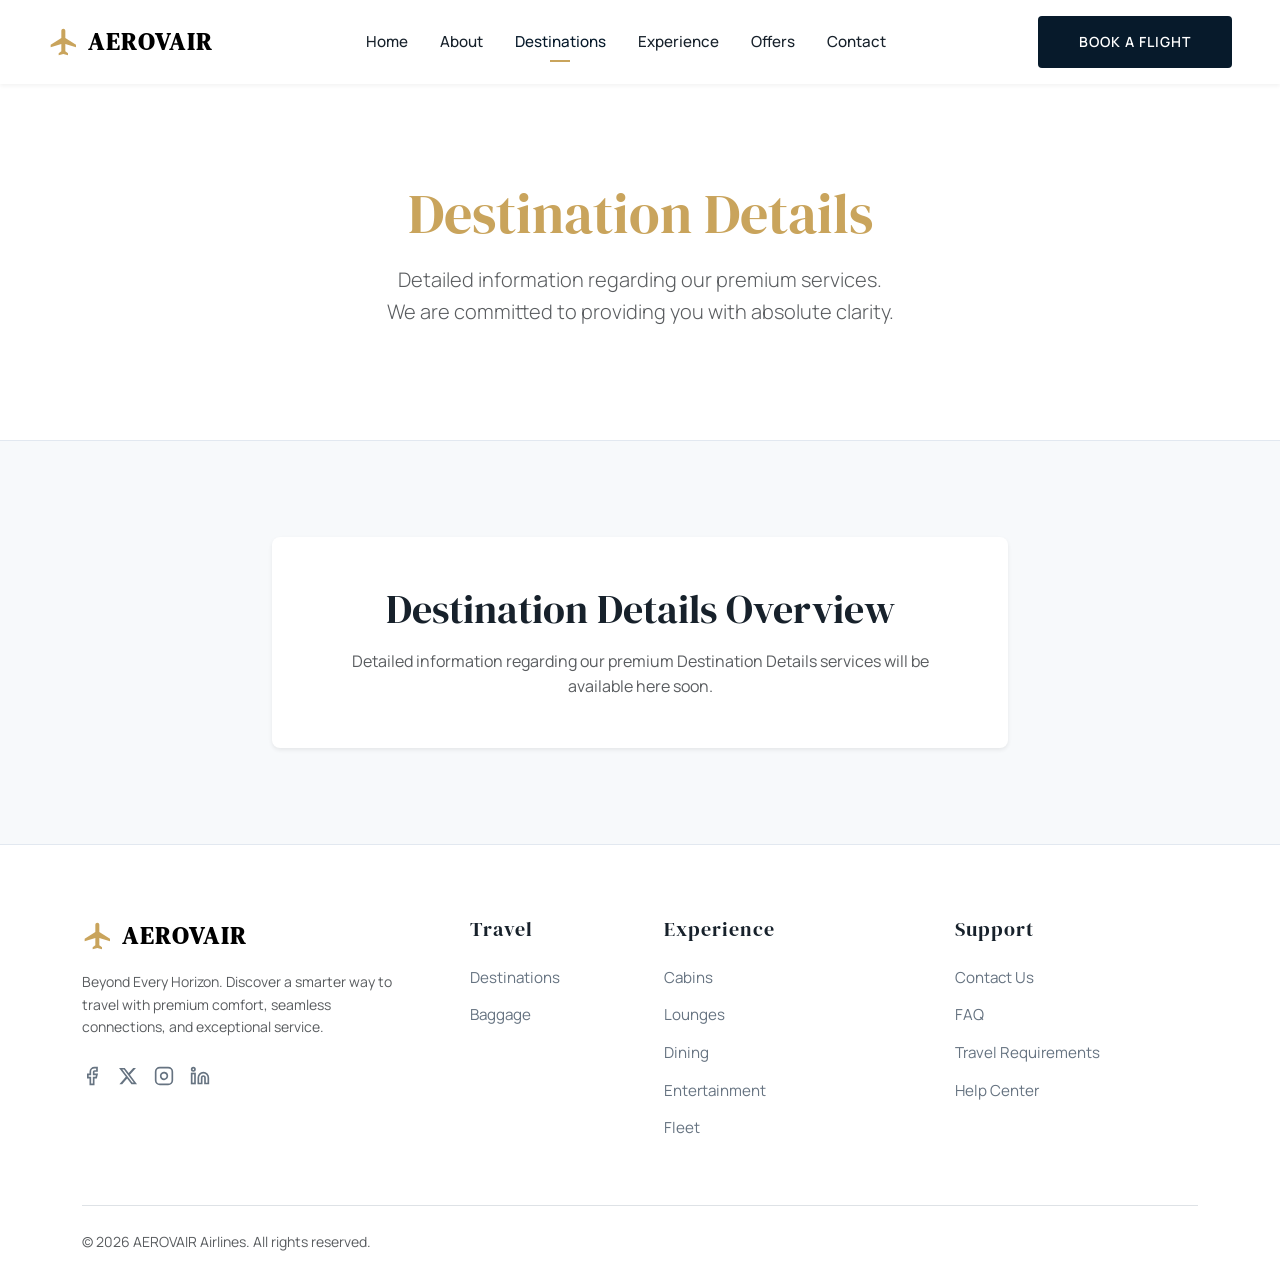
<file: destination-details.html>
<!DOCTYPE html>
<html lang="en">
<head>
    <meta charset="UTF-8">
    <meta name="viewport" content="width=device-width, initial-scale=1.0">
    <title>AEROVAIR | Beyond Every Horizon</title>
    <link rel="canonical" href="https://www.aerovair.com/">
    
    <!-- Google Fonts -->
    <link rel="preconnect" href="https://fonts.googleapis.com">
    <link rel="preconnect" href="https://fonts.gstatic.com" crossorigin>
    <link href="https://fonts.googleapis.com/css2?family=DM+Serif+Display&family=Manrope:wght@300;400;500;600;700&display=swap" rel="stylesheet">
    
    <!-- Favicon -->
    <link rel="icon" href="assets/icons/favicon.svg" type="image/svg+xml">

    <!-- Bootstrap 5 CSS -->
    <link href="https://cdn.jsdelivr.net/npm/bootstrap@5.3.2/dist/css/bootstrap.min.css" rel="stylesheet">
    
    <!-- Custom CSS -->
    <link rel="stylesheet" href="assets/css/style.css">
</head>
<body class="inner-page">

    <!-- Header Section -->
    <header class="site-header">
        <nav class="main-navigation">
            <div class="container-fluid px-4 px-lg-5">
                <div class="d-flex justify-content-between align-items-center nav-container">
                    <a href="index.html" class="brand-logo d-flex align-items-center gap-2">
                        <img src="assets/icons/favicon.svg" alt="AEROVAIR Logo Icon" width="32" height="32" class="brand-icon">
                        <span class="logo-text text-primary">AEROVAIR</span>
                    </a>
                    
                    <div class="desktop-menu d-none d-xl-flex">
                        <a href="index.html" class="nav-link">Home</a>
                        <a href="about.html" class="nav-link">About</a>
                        <a href="destinations.html" class="nav-link active">Destinations</a>
                        <a href="experience.html" class="nav-link">Experience</a>
                        <a href="offers.html" class="nav-link">Offers</a>
                        <a href="contact.html" class="nav-link">Contact</a>
                    </div>
                    
                    <div class="nav-actions d-none d-xl-flex align-items-center gap-3">
                        
                        <a href="book.html" class="btn-premium btn-premium-primary">Book a Flight</a>
                    </div>
                    
                    <button class="mobile-menu-toggle d-xl-none" aria-label="Toggle menu">
                        <span class="hamburger-line"></span>
                        <span class="hamburger-line"></span>
                        <span class="hamburger-line"></span>
                    </button>
                </div>
            </div>
        </nav>
    </header>

    <div class="mobile-menu-wrapper">
        <button class="mobile-menu-close btn-close position-absolute top-0 end-0 m-4 fs-1" aria-label="Close menu"></button>
        <div class="mobile-menu-inner">
            <a href="index.html" class="mobile-nav-link">Home</a>
            <a href="about.html" class="mobile-nav-link">About</a>
            <a href="destinations.html" class="mobile-nav-link active">Destinations</a>
            <a href="experience.html" class="mobile-nav-link">Experience</a>
            <a href="offers.html" class="mobile-nav-link">Offers</a>
            <a href="contact.html" class="mobile-nav-link">Contact</a>
            <a href="book.html" class="btn-premium btn-premium-primary mt-4 w-100 text-center" style="display: block; max-width: 200px; margin: 0 auto;">Book a Flight</a>
        </div>
    </div>
    <!-- Inner Page Hero -->
    <section class="inner-hero-section position-relative section-padding bg-surface border-bottom" style="display: flex; align-items: center; text-align: center; border-color: var(--color-border) !important;">
        <div class="container position-relative" style="z-index: 2;">
            <h1 class="display-4 text-primary mb-3 animate-on-scroll mx-auto">Destination Details</h1>
            <p class="lead text-muted mx-auto" style="max-width: 600px;">Detailed information regarding our premium services.<br>We are committed to providing you with absolute clarity.</p>
        </div>
    </section>

    <!-- Main Content Area -->
    <main>
        <div class="container">
                        <!-- Section 1 -->
            <div class="row justify-content-center text-center section-padding">
                <div class="col-md-8">
                    <div class="p-5 bg-surface rounded-3 shadow-sm">
                        <h2 class="display-6 mb-3">Destination Details Overview</h2>
                        <p class="text-muted mb-0">Detailed information regarding our premium Destination Details services will be available here soon.</p>
                    </div>
                </div>
            </div>
        </div>
    </main>
    <footer class="site-footer bg-surface pt-5 pb-3">
        <div class="container pt-4">
            <div class="row g-5 mb-5">
                <div class="col-12 col-md-6 col-lg-4 pe-lg-5">
                    <a href="index.html" class="d-inline-block mb-3 brand-logo d-flex align-items-center gap-2">
                        <img src="assets/icons/favicon.svg" alt="AEROVAIR Logo Icon" width="32" height="32" class="brand-icon">
                        <span class="logo-text text-primary">AEROVAIR</span>
                    </a>
                    <p class="text-muted small mb-4">Beyond Every Horizon. Discover a smarter way to travel with premium comfort, seamless connections, and exceptional service.</p>
                    <div class="social-links d-flex gap-3">
                        <a href="#" aria-label="Facebook"><svg width="20" height="20" viewBox="0 0 24 24" fill="none" stroke="currentColor" stroke-width="2"><path d="M18 2h-3a5 5 0 0 0-5 5v3H7v4h3v8h4v-8h3l1-4h-4V7a1 1 0 0 1 1-1h3z"/></svg></a>
                        <a href="#" aria-label="X"><svg width="20" height="20" viewBox="0 0 24 24" fill="currentColor"><path d="M18.244 2.25h3.308l-7.227 8.26 8.502 11.24H16.17l-5.214-6.817L4.99 21.75H1.68l7.73-8.835L1.254 2.25H8.08l4.713 6.231zm-1.161 17.52h1.833L7.084 4.126H5.117z"/></svg></a>
                        <a href="#" aria-label="Instagram"><svg width="20" height="20" viewBox="0 0 24 24" fill="none" stroke="currentColor" stroke-width="2"><rect x="2" y="2" width="20" height="20" rx="5" ry="5"/><path d="M16 11.37A4 4 0 1 1 12.63 8 4 4 0 0 1 16 11.37z"/><line x1="17.5" y1="6.5" x2="17.51" y2="6.5"/></svg></a>
                        <a href="#" aria-label="LinkedIn"><svg width="20" height="20" viewBox="0 0 24 24" fill="none" stroke="currentColor" stroke-width="2"><path d="M16 8a6 6 0 0 1 6 6v7h-4v-7a2 2 0 0 0-2-2 2 2 0 0 0-2 2v7h-4v-7a6 6 0 0 1 6-6z"/><rect x="2" y="9" width="4" height="12"/><circle cx="4" cy="4" r="2"/></svg></a>
                    </div>
                </div>
                <div class="col-12 col-md-6 col-lg-2">
                    <h5 class="mb-4 footer-title">Travel</h5>
                    <ul class="list-unstyled footer-links">
                        <li><a href="destinations.html">Destinations</a></li>
                        <li><a href="help.html#baggage">Baggage</a></li>
                    </ul>
                </div>
                <div class="col-12 col-md-6 col-lg-3">
                    <h5 class="mb-4 footer-title">Experience</h5>
                    <ul class="list-unstyled footer-links">
                        <li><a href="experience.html">Cabins</a></li>
                        <li><a href="lounges.html">Lounges</a></li>
                        <li><a href="experience.html#dining">Dining</a></li>
                        <li><a href="experience.html#entertainment">Entertainment</a></li>
                        <li><a href="fleet.html">Fleet</a></li>
                    </ul>
                </div>
                <div class="col-12 col-md-6 col-lg-3">
                    <h5 class="mb-4 footer-title">Support</h5>
                    <ul class="list-unstyled footer-links">
                        <li><a href="contact.html">Contact Us</a></li>
                        <li><a href="faq.html">FAQ</a></li>
                        <li><a href="help.html#requirements">Travel Requirements</a></li>
                        <li><a href="help.html">Help Center</a></li>
                    </ul>
                </div>
            </div>
            <div class="border-top border-border pt-4 mt-4 text-center text-md-start">
                <div class="row align-items-center">
                    <div class="col-md-6 mb-3 mb-md-0">
                        <p class="small text-muted mb-0">&copy; 2026 AEROVAIR Airlines. All rights reserved.</p>
                    </div>
                    <div class="col-md-6 text-md-end">
                        <div class="d-inline-flex flex-wrap gap-3 small opacity-75 footer-bottom-links justify-content-center justify-content-md-end">
                        </div>
                    </div>
                </div>
            </div>
        </div>
    </footer>

    <!-- Scroll to Top Button -->
    <button class="scroll-to-top" id="scrollToTopBtn" aria-label="Scroll to top">
        <svg width="24" height="24" viewBox="0 0 24 24" fill="none" stroke="currentColor" stroke-width="2"><path d="M18 15l-6-6-6 6"/></svg>
    </button>

    <!-- Bootstrap JS Bundle -->
    <script src="https://cdn.jsdelivr.net/npm/bootstrap@5.3.2/dist/js/bootstrap.bundle.min.js"></script>
    <!-- Custom JS -->
    <script src="assets/js/main.js"></script>
</body>
</html>
</file>
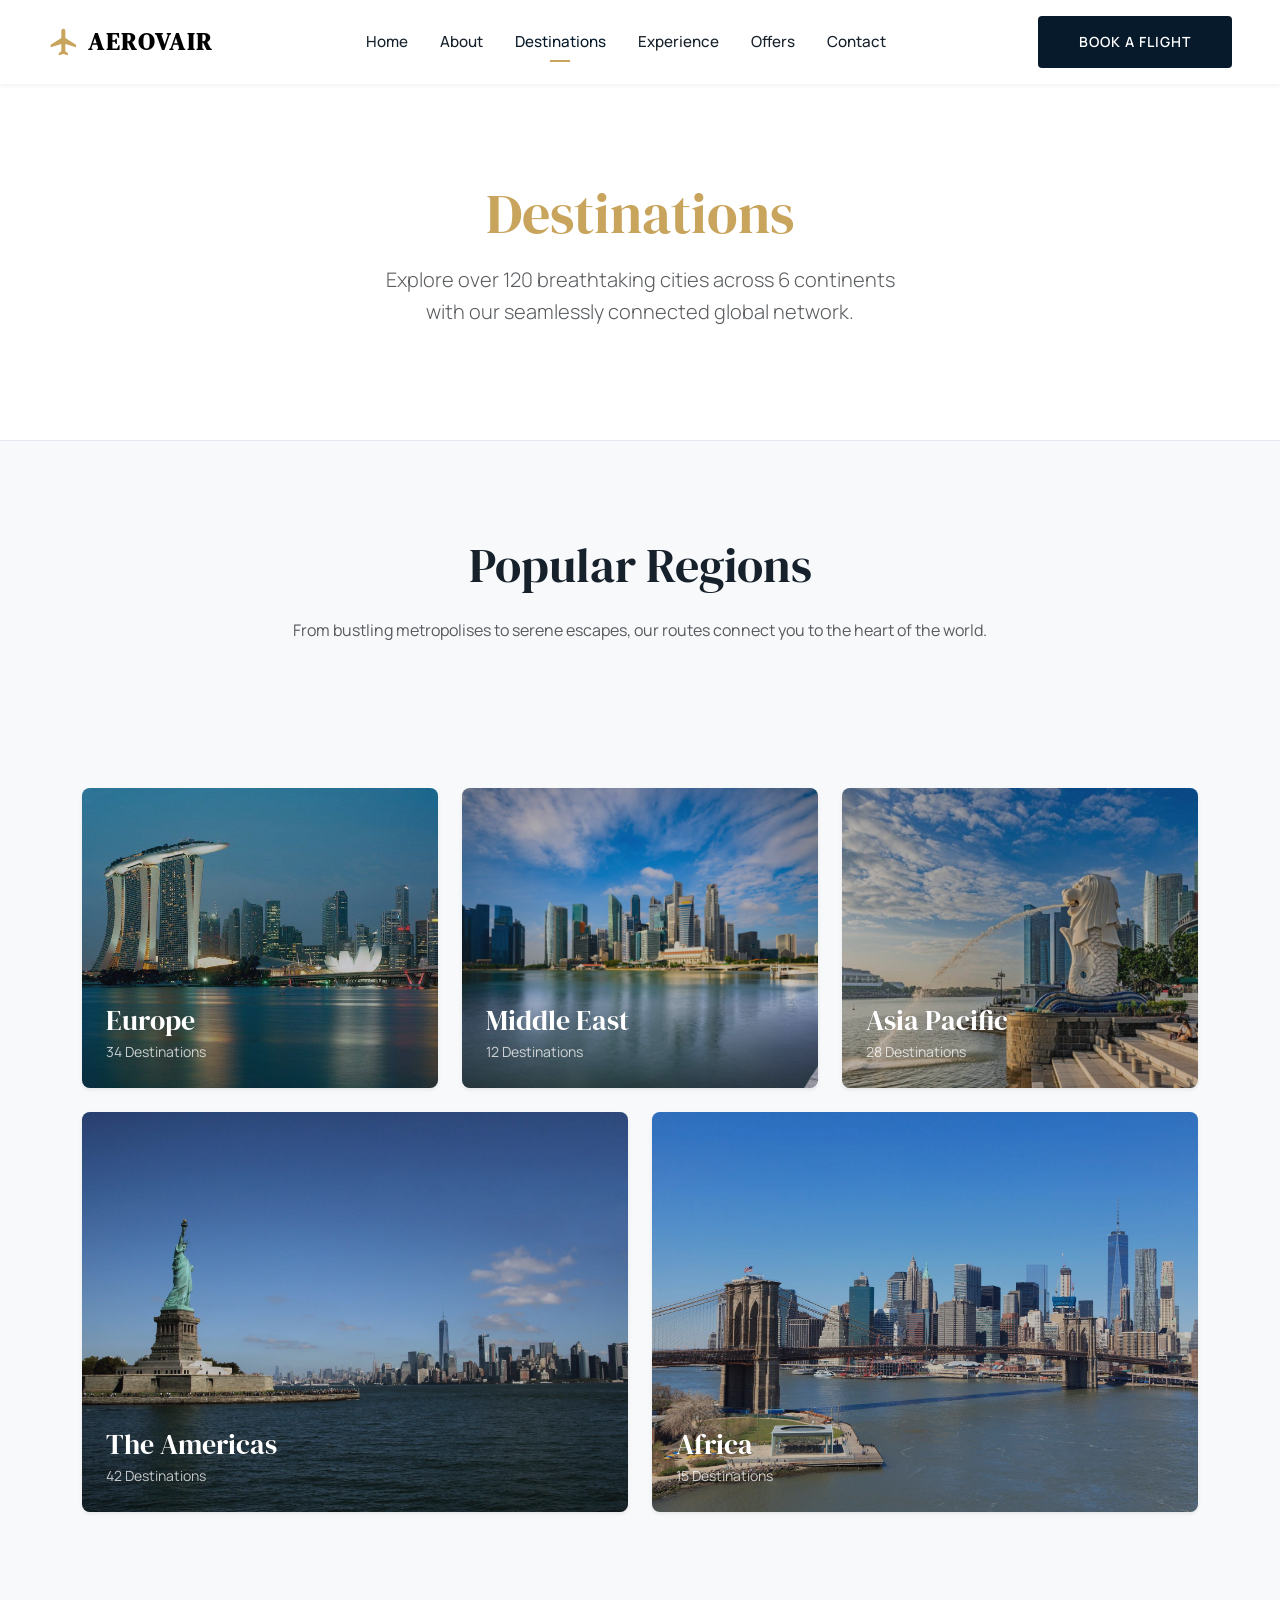
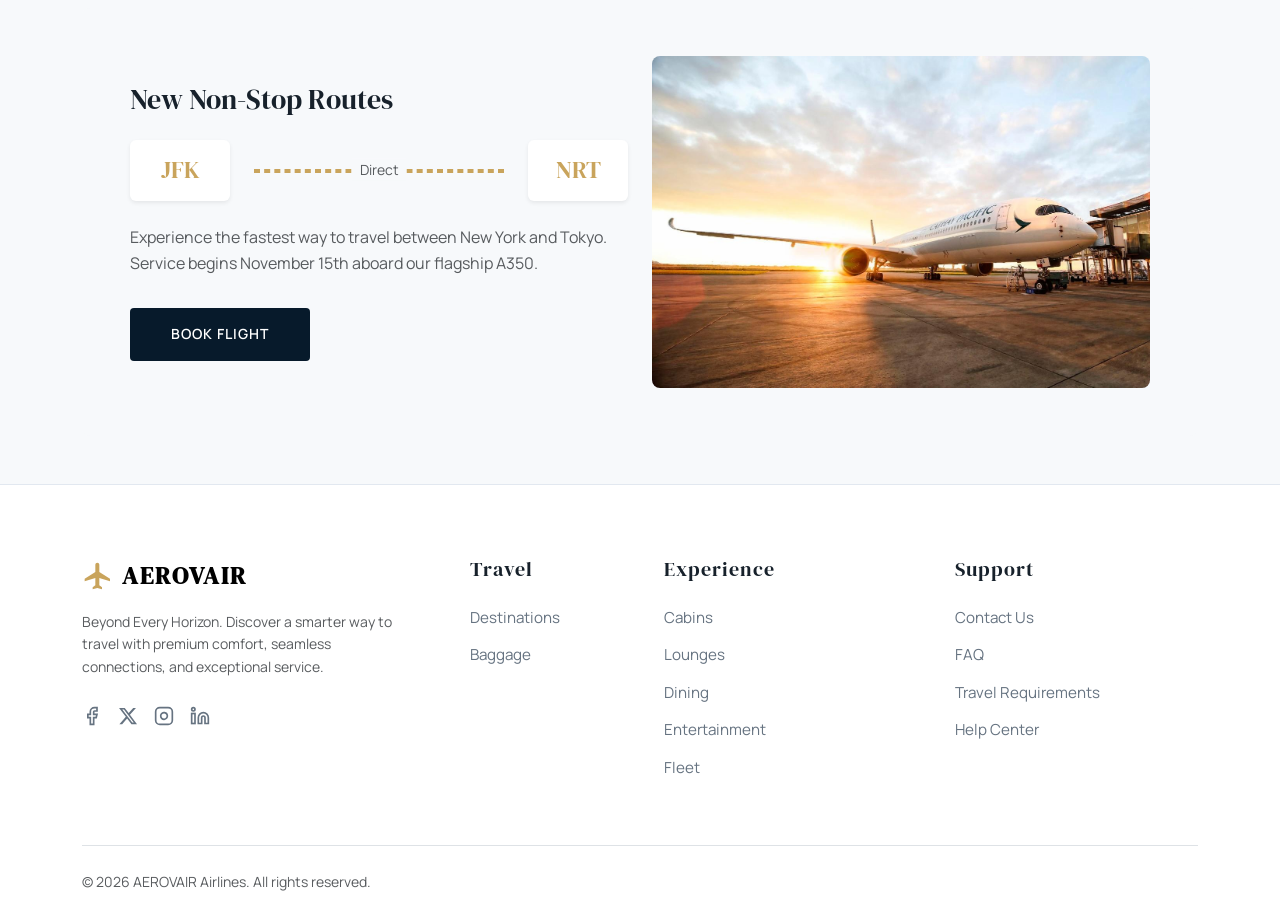
<file: destinations.html>
<!DOCTYPE html>
<html lang="en">

<head>
    <meta charset="UTF-8">
    <meta name="viewport" content="width=device-width, initial-scale=1.0">
    <title>AEROVAIR | Beyond Every Horizon</title>
    <link rel="canonical" href="https://www.aerovair.com/">

    <!-- Google Fonts -->
    <link rel="preconnect" href="https://fonts.googleapis.com">
    <link rel="preconnect" href="https://fonts.gstatic.com" crossorigin>
    <link
        href="https://fonts.googleapis.com/css2?family=DM+Serif+Display&family=Manrope:wght@300;400;500;600;700&display=swap"
        rel="stylesheet">

    <!-- Favicon -->
    <link rel="icon" href="assets/icons/favicon.svg" type="image/svg+xml">

    <!-- Bootstrap 5 CSS -->
    <link href="https://cdn.jsdelivr.net/npm/bootstrap@5.3.2/dist/css/bootstrap.min.css" rel="stylesheet">

    <!-- Custom CSS -->
    <link rel="stylesheet" href="assets/css/style.css">
</head>

<body class="inner-page">

    <!-- Header Section -->
    <header class="site-header">
        <nav class="main-navigation">
            <div class="container-fluid px-4 px-lg-5">
                <div class="d-flex justify-content-between align-items-center nav-container">
                    <a href="index.html" class="brand-logo d-flex align-items-center gap-2">
                        <img src="assets/icons/favicon.svg" alt="AEROVAIR Logo Icon" width="32" height="32"
                            class="brand-icon">
                        <span class="logo-text text-primary">AEROVAIR</span>
                    </a>

                    <div class="desktop-menu d-none d-xl-flex">
                        <a href="index.html" class="nav-link">Home</a>
                        <a href="about.html" class="nav-link">About</a>
                        <a href="destinations.html" class="nav-link active">Destinations</a>
                        <a href="experience.html" class="nav-link">Experience</a>
                        <a href="offers.html" class="nav-link">Offers</a>
                        <a href="contact.html" class="nav-link">Contact</a>
                    </div>

                    <div class="nav-actions d-none d-xl-flex align-items-center gap-3">
                        
                        <a href="book.html" class="btn-premium btn-premium-primary">Book a Flight</a>
                    </div>

                    <button class="mobile-menu-toggle d-xl-none" aria-label="Toggle menu">
                        <span class="hamburger-line"></span>
                        <span class="hamburger-line"></span>
                        <span class="hamburger-line"></span>
                    </button>
                </div>
            </div>
        </nav>
    </header>

    <div class="mobile-menu-wrapper">
        <button class="mobile-menu-close btn-close position-absolute top-0 end-0 m-4 fs-1" aria-label="Close menu"></button>
        <div class="mobile-menu-inner">
            <a href="index.html" class="mobile-nav-link">Home</a>
            <a href="about.html" class="mobile-nav-link">About</a>
            <a href="destinations.html" class="mobile-nav-link active">Destinations</a>
            <a href="experience.html" class="mobile-nav-link">Experience</a>
            <a href="offers.html" class="mobile-nav-link">Offers</a>
            <a href="contact.html" class="mobile-nav-link">Contact</a>
            <a href="book.html" class="btn-premium btn-premium-primary mt-4 w-100 text-center" style="display: block; max-width: 200px; margin: 0 auto;">Book a Flight</a>
        </div>
    </div>
    <!-- Inner Page Hero -->
    <section class="inner-hero-section position-relative section-padding bg-surface border-bottom"
        style="display: flex; align-items: center; text-align: center; border-color: var(--color-border) !important;">
        <div class="container position-relative" style="z-index: 2;">
            <h1 class="display-4 text-primary mb-3 animate-on-scroll mx-auto">Destinations</h1>
            <p class="lead text-muted mx-auto" style="max-width: 600px;">Explore over 120 breathtaking cities across 6
                continents<br>with our seamlessly connected global network.</p>
        </div>
    </section>

    <!-- Main Content Area -->
    <main>
        <div class="container">
            <!-- Massive Grid Section -->
            <div class="row justify-content-center text-center section-padding">
                <div class="col-md-8">
                    <h2 class="display-5 mb-4">Popular Regions</h2>
                    <p class="text-muted mb-5">From bustling metropolises to serene escapes, our routes connect you to
                        the heart of the world.</p>
                </div>
            </div>

            <div class="row g-4 mb-5 pb-5 justify-content-center">
                <!-- Europe -->
                <div class="col-md-6 col-lg-4">
                    <div class="card border-0 shadow-sm rounded-3 overflow-hidden h-100 position-relative group">
                        <img src="assets/images/europe.jpg" class="card-img-top h-100 object-fit-cover" alt="London"
                            style="min-height:300px;">
                        <div class="position-absolute top-0 start-0 w-100 h-100 bg-dark opacity-25"></div>
                        <div class="position-absolute bottom-0 start-0 w-100 p-4 text-white z-1">
                            <h3 class="text-white mb-1">Europe</h3>
                            <p class="small opacity-75 mb-0">34 Destinations</p>
                        </div>
                    </div>
                </div>
                <!-- Middle East -->
                <div class="col-md-6 col-lg-4">
                    <div class="card border-0 shadow-sm rounded-3 overflow-hidden h-100 position-relative group">
                        <img src="assets/images/middle-east.jpg" class="card-img-top h-100 object-fit-cover" alt="Dubai"
                            style="min-height:300px;">
                        <div class="position-absolute top-0 start-0 w-100 h-100 bg-dark opacity-25"></div>
                        <div class="position-absolute bottom-0 start-0 w-100 p-4 text-white z-1">
                            <h3 class="text-white mb-1">Middle East</h3>
                            <p class="small opacity-75 mb-0">12 Destinations</p>
                        </div>
                    </div>
                </div>
                <!-- Asia -->
                <div class="col-md-6 col-lg-4">
                    <div class="card border-0 shadow-sm rounded-3 overflow-hidden h-100 position-relative group">
                        <img src="assets/images/singapore.jpg" class="card-img-top h-100 object-fit-cover"
                            alt="Singapore" style="min-height:300px;">
                        <div class="position-absolute top-0 start-0 w-100 h-100 bg-dark opacity-25"></div>
                        <div class="position-absolute bottom-0 start-0 w-100 p-4 text-white z-1">
                            <h3 class="text-white mb-1">Asia Pacific</h3>
                            <p class="small opacity-75 mb-0">28 Destinations</p>
                        </div>
                    </div>
                </div>
                <!-- Americas -->
                <div class="col-md-6">
                    <div class="card border-0 shadow-sm rounded-3 overflow-hidden h-100 position-relative group">
                        <img src="assets/images/america.jpg" class="card-img-top h-100 object-fit-cover" alt="New York"
                            style="min-height:400px;">
                        <div class="position-absolute top-0 start-0 w-100 h-100 bg-dark opacity-25"></div>
                        <div class="position-absolute bottom-0 start-0 w-100 p-4 text-white z-1">
                            <h3 class="text-white mb-1">The Americas</h3>
                            <p class="small opacity-75 mb-0">42 Destinations</p>
                        </div>
                    </div>
                </div>
                <!-- Africa -->
                <div class="col-md-6">
                    <div class="card border-0 shadow-sm rounded-3 overflow-hidden h-100 position-relative group">
                        <img src="assets/images/africa.jpg" class="card-img-top h-100 object-fit-cover" alt="Cape Town"
                            style="min-height:400px;">
                        <div class="position-absolute top-0 start-0 w-100 h-100 bg-dark opacity-25"></div>
                        <div class="position-absolute bottom-0 start-0 w-100 p-4 text-white z-1">
                            <h3 class="text-white mb-1">Africa</h3>
                            <p class="small opacity-75 mb-0">15 Destinations</p>
                        </div>
                    </div>
                </div>
            </div>

            <!-- Route Highlight -->
            <div class="bg-bg rounded-3 p-4 p-md-5 my-5">
                <div class="row align-items-center">
                    <div class="col-lg-6 mb-4 mb-lg-0">
                        <h3 class="mb-4">New Non-Stop Routes</h3>
                        <div class="d-flex align-items-center mb-4">
                            <div class="bg-surface shadow-sm rounded p-3 text-center me-3" style="width:100px;">
                                <h4 class="mb-0 text-primary">JFK</h4>
                            </div>
                            <div
                                class="flex-grow-1 border-top border-2 border-primary border-dashed position-relative mx-2">
                                <span
                                    class="position-absolute top-50 start-50 translate-middle bg-bg px-2 text-muted small"
                                    style="margin-top: -1px;">Direct</span>
                            </div>
                            <div class="bg-surface shadow-sm rounded p-3 text-center ms-3" style="width:100px;">
                                <h4 class="mb-0 text-primary">NRT</h4>
                            </div>
                        </div>
                        <p class="text-muted">Experience the fastest way to travel between New York and Tokyo. Service
                            begins November 15th aboard our flagship A350.</p>
                        <a href="book.html" class="btn-premium btn-premium-primary mt-3">Book Flight</a>
                    </div>
                    <div class="col-lg-6 text-center">
                        <img src="assets/images/non-stop.jpg" alt="Airplane" class="img-fluid rounded-3 shadow-md">
                    </div>
                </div>
            </div>
        </div>
    </main>
    <footer class="site-footer bg-surface pt-5 pb-3">
        <div class="container pt-4">
            <div class="row g-5 mb-5">
                <div class="col-12 col-md-6 col-lg-4 pe-lg-5">
                    <a href="index.html" class="d-inline-block mb-3 brand-logo d-flex align-items-center gap-2">
                        <img src="assets/icons/favicon.svg" alt="AEROVAIR Logo Icon" width="32" height="32"
                            class="brand-icon">
                        <span class="logo-text text-primary">AEROVAIR</span>
                    </a>
                    <p class="text-muted small mb-4">Beyond Every Horizon. Discover a smarter way to travel with premium
                        comfort, seamless connections, and exceptional service.</p>
                    <div class="social-links d-flex gap-3">
                        <a href="#" aria-label="Facebook"><svg width="20" height="20" viewBox="0 0 24 24" fill="none"
                                stroke="currentColor" stroke-width="2">
                                <path d="M18 2h-3a5 5 0 0 0-5 5v3H7v4h3v8h4v-8h3l1-4h-4V7a1 1 0 0 1 1-1h3z" />
                            </svg></a>
                        <a href="#" aria-label="X"><svg width="20" height="20" viewBox="0 0 24 24" fill="currentColor">
                                <path
                                    d="M18.244 2.25h3.308l-7.227 8.26 8.502 11.24H16.17l-5.214-6.817L4.99 21.75H1.68l7.73-8.835L1.254 2.25H8.08l4.713 6.231zm-1.161 17.52h1.833L7.084 4.126H5.117z" />
                            </svg></a>
                        <a href="#" aria-label="Instagram"><svg width="20" height="20" viewBox="0 0 24 24" fill="none"
                                stroke="currentColor" stroke-width="2">
                                <rect x="2" y="2" width="20" height="20" rx="5" ry="5" />
                                <path d="M16 11.37A4 4 0 1 1 12.63 8 4 4 0 0 1 16 11.37z" />
                                <line x1="17.5" y1="6.5" x2="17.51" y2="6.5" />
                            </svg></a>
                        <a href="#" aria-label="LinkedIn"><svg width="20" height="20" viewBox="0 0 24 24" fill="none"
                                stroke="currentColor" stroke-width="2">
                                <path
                                    d="M16 8a6 6 0 0 1 6 6v7h-4v-7a2 2 0 0 0-2-2 2 2 0 0 0-2 2v7h-4v-7a6 6 0 0 1 6-6z" />
                                <rect x="2" y="9" width="4" height="12" />
                                <circle cx="4" cy="4" r="2" />
                            </svg></a>
                    </div>
                </div>
                <div class="col-12 col-md-6 col-lg-2">
                    <h5 class="mb-4 footer-title">Travel</h5>
                    <ul class="list-unstyled footer-links">
                        <li><a href="destinations.html">Destinations</a></li>
                        <li><a href="help.html#baggage">Baggage</a></li>
                    </ul>
                </div>
                <div class="col-12 col-md-6 col-lg-3">
                    <h5 class="mb-4 footer-title">Experience</h5>
                    <ul class="list-unstyled footer-links">
                        <li><a href="experience.html">Cabins</a></li>
                        <li><a href="lounges.html">Lounges</a></li>
                        <li><a href="experience.html#dining">Dining</a></li>
                        <li><a href="experience.html#entertainment">Entertainment</a></li>
                        <li><a href="fleet.html">Fleet</a></li>
                    </ul>
                </div>
                <div class="col-12 col-md-6 col-lg-3">
                    <h5 class="mb-4 footer-title">Support</h5>
                    <ul class="list-unstyled footer-links">
                        <li><a href="contact.html">Contact Us</a></li>
                        <li><a href="faq.html">FAQ</a></li>
                        <li><a href="help.html#requirements">Travel Requirements</a></li>
                        <li><a href="help.html">Help Center</a></li>
                    </ul>
                </div>
            </div>
            <div class="border-top border-border pt-4 mt-4 text-center text-md-start">
                <div class="row align-items-center">
                    <div class="col-md-6 mb-3 mb-md-0">
                        <p class="small text-muted mb-0">&copy; 2026 AEROVAIR Airlines. All rights reserved.</p>
                    </div>
                    <div class="col-md-6 text-md-end">
                        <div
                            class="d-inline-flex flex-wrap gap-3 small opacity-75 footer-bottom-links justify-content-center justify-content-md-end">
                        </div>
                    </div>
                </div>
            </div>
        </div>
    </footer>

    <!-- Scroll to Top Button -->
    <button class="scroll-to-top" id="scrollToTopBtn" aria-label="Scroll to top">
        <svg width="24" height="24" viewBox="0 0 24 24" fill="none" stroke="currentColor" stroke-width="2">
            <path d="M18 15l-6-6-6 6" />
        </svg>
    </button>

    <!-- Bootstrap JS Bundle -->
    <script src="https://cdn.jsdelivr.net/npm/bootstrap@5.3.2/dist/js/bootstrap.bundle.min.js"></script>
    <!-- Custom JS -->
    <script src="assets/js/main.js"></script>
</body>

</html>
</file>
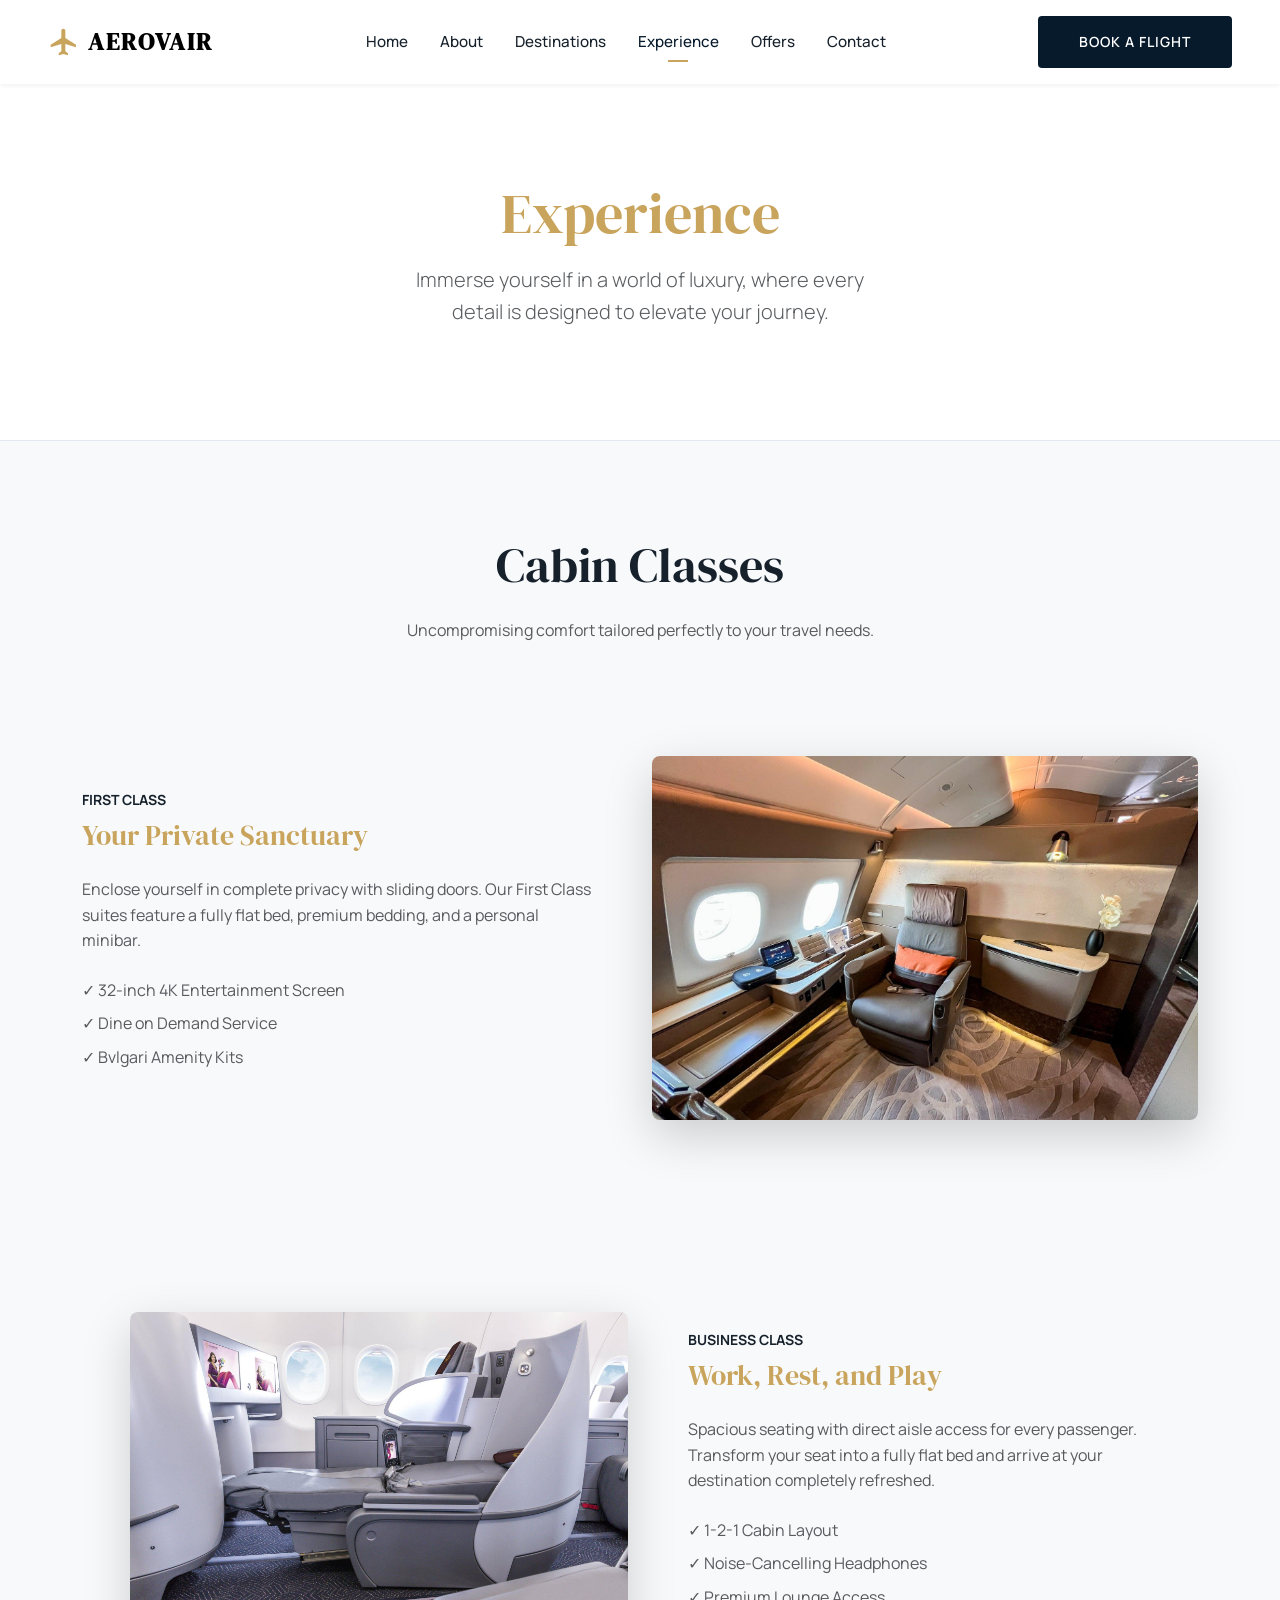
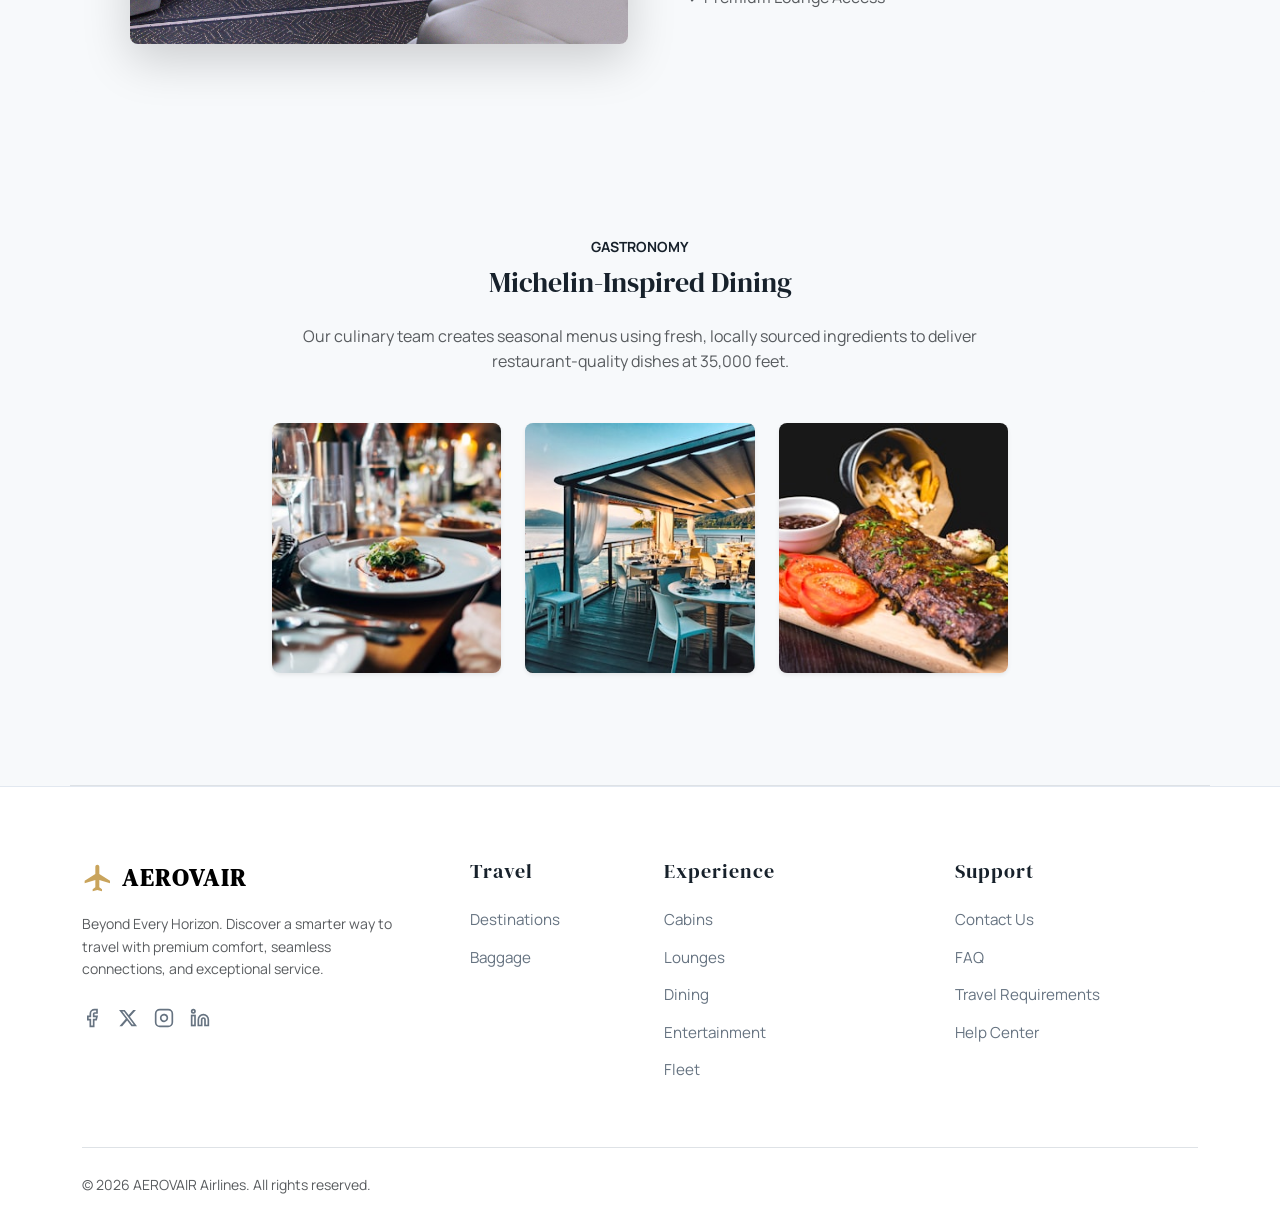
<file: experience.html>
<!DOCTYPE html>
<html lang="en">

<head>
    <meta charset="UTF-8">
    <meta name="viewport" content="width=device-width, initial-scale=1.0">
    <title>AEROVAIR | Beyond Every Horizon</title>
    <link rel="canonical" href="https://www.aerovair.com/">

    <!-- Google Fonts -->
    <link rel="preconnect" href="https://fonts.googleapis.com">
    <link rel="preconnect" href="https://fonts.gstatic.com" crossorigin>
    <link
        href="https://fonts.googleapis.com/css2?family=DM+Serif+Display&family=Manrope:wght@300;400;500;600;700&display=swap"
        rel="stylesheet">

    <!-- Favicon -->
    <link rel="icon" href="assets/icons/favicon.svg" type="image/svg+xml">

    <!-- Bootstrap 5 CSS -->
    <link href="https://cdn.jsdelivr.net/npm/bootstrap@5.3.2/dist/css/bootstrap.min.css" rel="stylesheet">

    <!-- Custom CSS -->
    <link rel="stylesheet" href="assets/css/style.css">
</head>

<body class="inner-page">

    <!-- Header Section -->
    <header class="site-header">
        <nav class="main-navigation">
            <div class="container-fluid px-4 px-lg-5">
                <div class="d-flex justify-content-between align-items-center nav-container">
                    <a href="index.html" class="brand-logo d-flex align-items-center gap-2">
                        <img src="assets/icons/favicon.svg" alt="AEROVAIR Logo Icon" width="32" height="32"
                            class="brand-icon">
                        <span class="logo-text text-primary">AEROVAIR</span>
                    </a>

                    <div class="desktop-menu d-none d-xl-flex">
                        <a href="index.html" class="nav-link">Home</a>
                        <a href="about.html" class="nav-link">About</a>
                        <a href="destinations.html" class="nav-link">Destinations</a>
                        <a href="experience.html" class="nav-link active">Experience</a>
                        <a href="offers.html" class="nav-link">Offers</a>
                        <a href="contact.html" class="nav-link">Contact</a>
                    </div>

                    <div class="nav-actions d-none d-xl-flex align-items-center gap-3">
                        
                        <a href="book.html" class="btn-premium btn-premium-primary">Book a Flight</a>
                    </div>

                    <button class="mobile-menu-toggle d-xl-none" aria-label="Toggle menu">
                        <span class="hamburger-line"></span>
                        <span class="hamburger-line"></span>
                        <span class="hamburger-line"></span>
                    </button>
                </div>
            </div>
        </nav>
    </header>

    <div class="mobile-menu-wrapper">
        <button class="mobile-menu-close btn-close position-absolute top-0 end-0 m-4 fs-1" aria-label="Close menu"></button>
        <div class="mobile-menu-inner">
            <a href="index.html" class="mobile-nav-link">Home</a>
            <a href="about.html" class="mobile-nav-link">About</a>
            <a href="destinations.html" class="mobile-nav-link">Destinations</a>
            <a href="experience.html" class="mobile-nav-link active">Experience</a>
            <a href="offers.html" class="mobile-nav-link">Offers</a>
            <a href="contact.html" class="mobile-nav-link">Contact</a>
            <a href="book.html" class="btn-premium btn-premium-primary mt-4 w-100 text-center" style="display: block; max-width: 200px; margin: 0 auto;">Book a Flight</a>
        </div>
    </div>
    <!-- Inner Page Hero -->
    <section class="inner-hero-section position-relative section-padding bg-surface border-bottom"
        style="display: flex; align-items: center; text-align: center; border-color: var(--color-border) !important;">
        <div class="container position-relative" style="z-index: 2;">
            <h1 class="display-4 text-primary mb-3 animate-on-scroll mx-auto">Experience</h1>
            <p class="lead text-muted mx-auto" style="max-width: 600px;">Immerse yourself in a world of luxury, where
                every<br>detail is designed to elevate your journey.</p>
        </div>
    </section>

    <!-- Main Content Area -->
    <main>
        <div class="container">
            <!-- Cabins -->
            <div class="row justify-content-center text-center section-padding pb-0">
                <div class="col-md-8">
                    <h2 class="display-5 mb-4">Cabin Classes</h2>
                    <p class="text-muted">Uncompromising comfort tailored perfectly to your travel needs.</p>
                </div>
            </div>

            <!-- First Class -->
            <div class="row align-items-center section-padding">
                <div class="col-xl-6 pe-xl-5">
                    <span class="text-accent text-uppercase small fw-bold tracking-wide d-block mb-2">First Class</span>
                    <h3 class="mb-4 text-primary">Your Private Sanctuary</h3>
                    <p class="text-muted mb-4">Enclose yourself in complete privacy with sliding doors. Our First Class
                        suites feature a fully flat bed, premium bedding, and a personal minibar.</p>
                    <ul class="list-unstyled text-muted">
                        <li class="mb-2">✓ 32-inch 4K Entertainment Screen</li>
                        <li class="mb-2">✓ Dine on Demand Service</li>
                        <li>✓ Bvlgari Amenity Kits</li>
                    </ul>
                </div>
                <div class="col-xl-6 mt-4 mt-xl-0">
                    <img src="assets/images/private.jpg" alt="First Class" class="img-fluid rounded-3 shadow-lg">
                </div>
            </div>

            <!-- Business Class -->
            <div class="row align-items-center section-padding bg-bg rounded-3 p-4 p-md-5 my-5">
                <div class="col-xl-6 order-2 order-xl-1 mt-4 mt-xl-0">
                    <img src="assets/images/business.jpg" alt="Business Class" class="img-fluid rounded-3 shadow-lg">
                </div>
                <div class="col-xl-6 order-1 order-xl-2 ps-xl-5">
                    <span class="text-accent text-uppercase small fw-bold tracking-wide d-block mb-2">Business
                        Class</span>
                    <h3 class="mb-4 text-primary">Work, Rest, and Play</h3>
                    <p class="text-muted mb-4">Spacious seating with direct aisle access for every passenger. Transform
                        your seat into a fully flat bed and arrive at your destination completely refreshed.</p>
                    <ul class="list-unstyled text-muted">
                        <li class="mb-2">✓ 1-2-1 Cabin Layout</li>
                        <li class="mb-2">✓ Noise-Cancelling Headphones</li>
                        <li>✓ Premium Lounge Access</li>
                    </ul>
                </div>
            </div>

            <!-- Dining -->
            <div class="row justify-content-center text-center section-padding border-bottom">
                <div class="col-md-8">
                    <span class="text-accent text-uppercase small fw-bold tracking-wide d-block mb-2">Gastronomy</span>
                    <h3 class="mb-4">Michelin-Inspired Dining</h3>
                    <p class="text-muted mb-5">Our culinary team creates seasonal menus using fresh, locally sourced
                        ingredients to deliver restaurant-quality dishes at 35,000 feet.</p>
                    <div class="row g-4">
                        <div class="col-sm-4">
                            <img src="assets/images/dining1.jpg" alt="Food" class="img-fluid rounded-3 shadow-sm mb-3" style="height: 250px; object-fit: cover; width: 100%;">
                        </div>
                        <div class="col-sm-4">
                            <img src="assets/images/dining2.jpg" alt="Wine" class="img-fluid rounded-3 shadow-sm mb-3" style="height: 250px; object-fit: cover; width: 100%;">
                        </div>
                        <div class="col-sm-4">
                            <img src="assets/images/dining3.jpg" alt="Dessert"
                                class="img-fluid rounded-3 shadow-sm mb-3" style="height: 250px; object-fit: cover; width: 100%;">
                        </div>
                    </div>
                </div>
            </div>
        </div>
    </main>
    <footer class="site-footer bg-surface pt-5 pb-3">
        <div class="container pt-4">
            <div class="row g-5 mb-5">
                <div class="col-12 col-md-6 col-lg-4 pe-lg-5">
                    <a href="index.html" class="d-inline-block mb-3 brand-logo d-flex align-items-center gap-2">
                        <img src="assets/icons/favicon.svg" alt="AEROVAIR Logo Icon" width="32" height="32"
                            class="brand-icon">
                        <span class="logo-text text-primary">AEROVAIR</span>
                    </a>
                    <p class="text-muted small mb-4">Beyond Every Horizon. Discover a smarter way to travel with premium
                        comfort, seamless connections, and exceptional service.</p>
                    <div class="social-links d-flex gap-3">
                        <a href="#" aria-label="Facebook"><svg width="20" height="20" viewBox="0 0 24 24" fill="none"
                                stroke="currentColor" stroke-width="2">
                                <path d="M18 2h-3a5 5 0 0 0-5 5v3H7v4h3v8h4v-8h3l1-4h-4V7a1 1 0 0 1 1-1h3z" />
                            </svg></a>
                        <a href="#" aria-label="X"><svg width="20" height="20" viewBox="0 0 24 24" fill="currentColor">
                                <path
                                    d="M18.244 2.25h3.308l-7.227 8.26 8.502 11.24H16.17l-5.214-6.817L4.99 21.75H1.68l7.73-8.835L1.254 2.25H8.08l4.713 6.231zm-1.161 17.52h1.833L7.084 4.126H5.117z" />
                            </svg></a>
                        <a href="#" aria-label="Instagram"><svg width="20" height="20" viewBox="0 0 24 24" fill="none"
                                stroke="currentColor" stroke-width="2">
                                <rect x="2" y="2" width="20" height="20" rx="5" ry="5" />
                                <path d="M16 11.37A4 4 0 1 1 12.63 8 4 4 0 0 1 16 11.37z" />
                                <line x1="17.5" y1="6.5" x2="17.51" y2="6.5" />
                            </svg></a>
                        <a href="#" aria-label="LinkedIn"><svg width="20" height="20" viewBox="0 0 24 24" fill="none"
                                stroke="currentColor" stroke-width="2">
                                <path
                                    d="M16 8a6 6 0 0 1 6 6v7h-4v-7a2 2 0 0 0-2-2 2 2 0 0 0-2 2v7h-4v-7a6 6 0 0 1 6-6z" />
                                <rect x="2" y="9" width="4" height="12" />
                                <circle cx="4" cy="4" r="2" />
                            </svg></a>
                    </div>
                </div>
                <div class="col-12 col-md-6 col-lg-2">
                    <h5 class="mb-4 footer-title">Travel</h5>
                    <ul class="list-unstyled footer-links">
                        <li><a href="destinations.html">Destinations</a></li>
                        <li><a href="help.html#baggage">Baggage</a></li>
                    </ul>
                </div>
                <div class="col-12 col-md-6 col-lg-3">
                    <h5 class="mb-4 footer-title">Experience</h5>
                    <ul class="list-unstyled footer-links">
                        <li><a href="experience.html">Cabins</a></li>
                        <li><a href="lounges.html">Lounges</a></li>
                        <li><a href="experience.html#dining">Dining</a></li>
                        <li><a href="experience.html#entertainment">Entertainment</a></li>
                        <li><a href="fleet.html">Fleet</a></li>
                    </ul>
                </div>
                <div class="col-12 col-md-6 col-lg-3">
                    <h5 class="mb-4 footer-title">Support</h5>
                    <ul class="list-unstyled footer-links">
                        <li><a href="contact.html">Contact Us</a></li>
                        <li><a href="faq.html">FAQ</a></li>
                        <li><a href="help.html#requirements">Travel Requirements</a></li>
                        <li><a href="help.html">Help Center</a></li>
                    </ul>
                </div>
            </div>
            <div class="border-top border-border pt-4 mt-4 text-center text-md-start">
                <div class="row align-items-center">
                    <div class="col-md-6 mb-3 mb-md-0">
                        <p class="small text-muted mb-0">&copy; 2026 AEROVAIR Airlines. All rights reserved.</p>
                    </div>
                    <div class="col-md-6 text-md-end">
                        <div
                            class="d-inline-flex flex-wrap gap-3 small opacity-75 footer-bottom-links justify-content-center justify-content-md-end">
                        </div>
                    </div>
                </div>
            </div>
        </div>
    </footer>

    <!-- Scroll to Top Button -->
    <button class="scroll-to-top" id="scrollToTopBtn" aria-label="Scroll to top">
        <svg width="24" height="24" viewBox="0 0 24 24" fill="none" stroke="currentColor" stroke-width="2">
            <path d="M18 15l-6-6-6 6" />
        </svg>
    </button>

    <!-- Bootstrap JS Bundle -->
    <script src="https://cdn.jsdelivr.net/npm/bootstrap@5.3.2/dist/js/bootstrap.bundle.min.js"></script>
    <!-- Custom JS -->
    <script src="assets/js/main.js"></script>
</body>

</html>
</file>
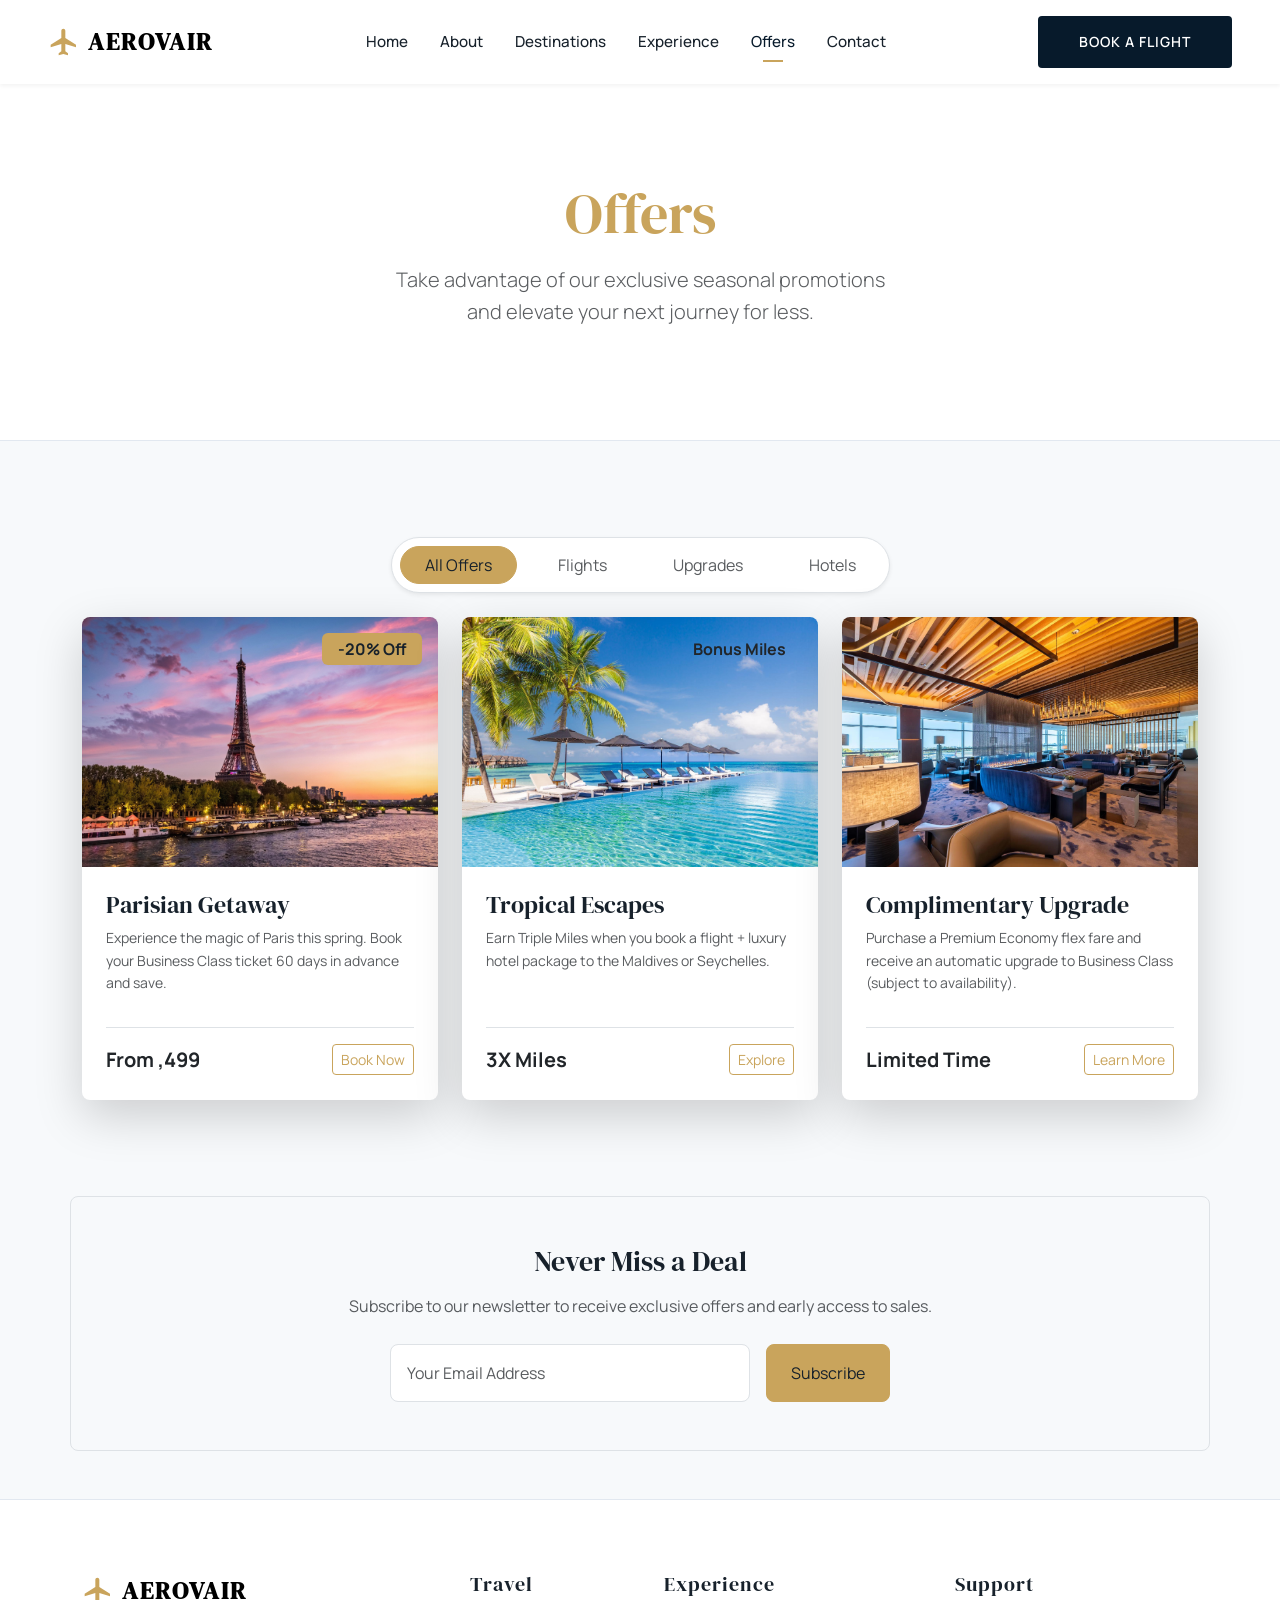
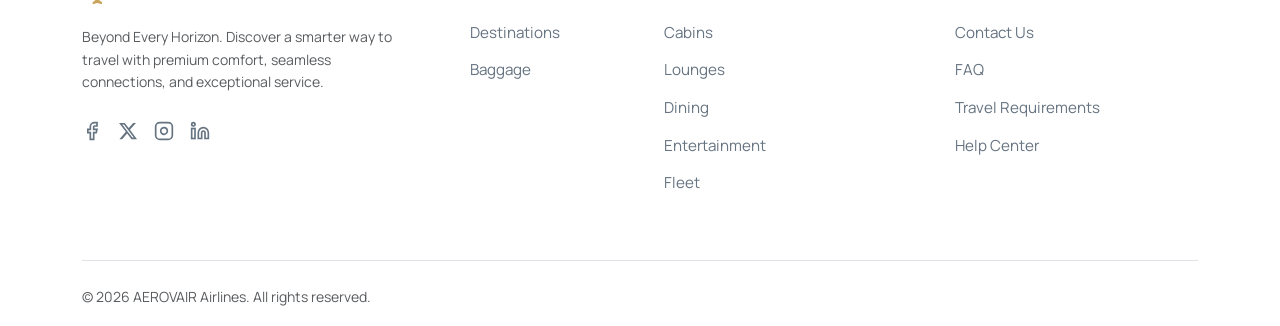
<file: offers.html>
<!DOCTYPE html>
<html lang="en">

<head>
    <meta charset="UTF-8">
    <meta name="viewport" content="width=device-width, initial-scale=1.0">
    <title>AEROVAIR | Beyond Every Horizon</title>
    <link rel="canonical" href="https://www.aerovair.com/">

    <!-- Google Fonts -->
    <link rel="preconnect" href="https://fonts.googleapis.com">
    <link rel="preconnect" href="https://fonts.gstatic.com" crossorigin>
    <link
        href="https://fonts.googleapis.com/css2?family=DM+Serif+Display&family=Manrope:wght@300;400;500;600;700&display=swap"
        rel="stylesheet">

    <!-- Favicon -->
    <link rel="icon" href="assets/icons/favicon.svg" type="image/svg+xml">

    <!-- Bootstrap 5 CSS -->
    <link href="https://cdn.jsdelivr.net/npm/bootstrap@5.3.2/dist/css/bootstrap.min.css" rel="stylesheet">

    <!-- Custom CSS -->
    <link rel="stylesheet" href="assets/css/style.css">
</head>

<body class="inner-page">

    <!-- Header Section -->
    <header class="site-header">
        <nav class="main-navigation">
            <div class="container-fluid px-4 px-lg-5">
                <div class="d-flex justify-content-between align-items-center nav-container">
                    <a href="index.html" class="brand-logo d-flex align-items-center gap-2">
                        <img src="assets/icons/favicon.svg" alt="AEROVAIR Logo Icon" width="32" height="32"
                            class="brand-icon">
                        <span class="logo-text text-primary">AEROVAIR</span>
                    </a>

                    <div class="desktop-menu d-none d-xl-flex">
                        <a href="index.html" class="nav-link">Home</a>
                        <a href="about.html" class="nav-link">About</a>
                        <a href="destinations.html" class="nav-link">Destinations</a>
                        <a href="experience.html" class="nav-link">Experience</a>
                        <a href="offers.html" class="nav-link active">Offers</a>
                        <a href="contact.html" class="nav-link">Contact</a>
                    </div>

                    <div class="nav-actions d-none d-xl-flex align-items-center gap-3">
                        
                        <a href="book.html" class="btn-premium btn-premium-primary">Book a Flight</a>
                    </div>

                    <button class="mobile-menu-toggle d-xl-none" aria-label="Toggle menu">
                        <span class="hamburger-line"></span>
                        <span class="hamburger-line"></span>
                        <span class="hamburger-line"></span>
                    </button>
                </div>
            </div>
        </nav>
    </header>

    <div class="mobile-menu-wrapper">
        <button class="mobile-menu-close btn-close position-absolute top-0 end-0 m-4 fs-1" aria-label="Close menu"></button>
        <div class="mobile-menu-inner">
            <a href="index.html" class="mobile-nav-link">Home</a>
            <a href="about.html" class="mobile-nav-link">About</a>
            <a href="destinations.html" class="mobile-nav-link">Destinations</a>
            <a href="experience.html" class="mobile-nav-link">Experience</a>
            <a href="offers.html" class="mobile-nav-link active">Offers</a>
            <a href="contact.html" class="mobile-nav-link">Contact</a>
            <a href="book.html" class="btn-premium btn-premium-primary mt-4 w-100 text-center" style="display: block; max-width: 200px; margin: 0 auto;">Book a Flight</a>
        </div>
    </div>
    <!-- Inner Page Hero -->
    <section class="inner-hero-section position-relative section-padding bg-surface border-bottom"
        style="display: flex; align-items: center; text-align: center; border-color: var(--color-border) !important;">
        <div class="container position-relative" style="z-index: 2;">
            <h1 class="display-4 text-primary mb-3 animate-on-scroll mx-auto">Offers</h1>
            <p class="lead text-muted mx-auto" style="max-width: 600px;">Take advantage of our exclusive seasonal
                promotions<br>and elevate your next journey for less.</p>
        </div>
    </section>

    <!-- Main Content Area -->
    <main>
        <div class="container">
            <!-- Filters -->
            <div class="row justify-content-center section-padding pb-4">
                <div class="col-12 text-center">
                    <div
                        class="d-inline-flex gap-3 bg-surface p-2 rounded-pill shadow-sm border border-border overflow-auto mw-100">
                        <button class="btn btn-primary rounded-pill px-4">All Offers</button>
                        <button class="btn btn-link text-muted text-decoration-none rounded-pill px-4">Flights</button>
                        <button class="btn btn-link text-muted text-decoration-none rounded-pill px-4">Upgrades</button>
                        <button class="btn btn-link text-muted text-decoration-none rounded-pill px-4">Hotels</button>
                    </div>
                </div>
            </div>

            <!-- Offers Grid -->
            <div class="row g-4 mb-5 pb-5 justify-content-center">
                <div class="col-12 col-lg-6 col-xl-4 offer-card" data-category="Flights">
                    <div class="card shadow-lg border-0 h-100 overflow-hidden rounded-3">
                        <div class="position-relative">
                            <img src="assets/images/paris.jpg" class="card-img-top object-fit-cover" alt="Paris"
                                style="height:250px;">
                            <span class="badge bg-primary position-absolute top-0 end-0 m-3 px-3 py-2 fs-6">-20%
                                Off</span>
                        </div>
                        <div class="card-body p-4 d-flex flex-column">
                            <h4 class="mb-2">Parisian Getaway</h4>
                            <p class="text-muted small flex-grow-1">Experience the magic of Paris this spring. Book your
                                Business Class ticket 60 days in advance and save.</p>
                            <div class="d-flex justify-content-between align-items-center mt-3 pt-3 border-top">
                                <span class="text-accent fw-bold fs-5">From ,499</span>
                                <a href="book.html" class="btn btn-sm btn-outline-primary">Book Now</a>
                            </div>
                        </div>
                    </div>
                </div>

                <div class="col-12 col-lg-6 col-xl-4 offer-card" data-category="Hotels">
                    <div class="card shadow-lg border-0 h-100 overflow-hidden rounded-3">
                        <div class="position-relative">
                            <img src="assets/images/escapes.jpg" class="card-img-top object-fit-cover" alt="Resort"
                                style="height:250px;">
                            <span
                                class="badge bg-accent text-dark position-absolute top-0 end-0 m-3 px-3 py-2 fs-6">Bonus
                                Miles</span>
                        </div>
                        <div class="card-body p-4 d-flex flex-column">
                            <h4 class="mb-2">Tropical Escapes</h4>
                            <p class="text-muted small flex-grow-1">Earn Triple Miles when you book a flight + luxury
                                hotel package to the Maldives or Seychelles.</p>
                            <div class="d-flex justify-content-between align-items-center mt-3 pt-3 border-top">
                                <span class="text-accent fw-bold fs-5">3X Miles</span>
                                <a href="book.html" class="btn btn-sm btn-outline-primary">Explore</a>
                            </div>
                        </div>
                    </div>
                </div>

                <div class="col-12 col-lg-6 col-xl-4 offer-card" data-category="Upgrades">
                    <div class="card shadow-lg border-0 h-100 overflow-hidden rounded-3">
                        <div class="position-relative">
                            <img src="assets/images/complimentary.jpg" class="card-img-top object-fit-cover"
                                alt="Lounge" style="height:250px;">
                        </div>
                        <div class="card-body p-4 d-flex flex-column">
                            <h4 class="mb-2">Complimentary Upgrade</h4>
                            <p class="text-muted small flex-grow-1">Purchase a Premium Economy flex fare and receive an
                                automatic upgrade to Business Class (subject to availability).</p>
                            <div class="d-flex justify-content-between align-items-center mt-3 pt-3 border-top">
                                <span class="text-accent fw-bold fs-5">Limited Time</span>
                                <a href="book.html" class="btn btn-sm btn-outline-primary">Learn More</a>
                            </div>
                        </div>
                    </div>
                </div>
            </div>

            <!-- Newsletter CTA -->
            <div class="row justify-content-center section-padding bg-bg rounded-3 p-5 my-5 text-center border">
                <div class="col-md-8">
                    <h3 class="mb-3">Never Miss a Deal</h3>
                    <p class="text-muted mb-4">Subscribe to our newsletter to receive exclusive offers and early access
                        to sales.</p>
                    <form class="d-flex flex-column flex-md-row mx-auto gap-3" style="max-width: 500px;">
                        <input type="email" class="form-control p-3 border-border rounded-3" placeholder="Your Email Address">
                        <button class="btn btn-primary px-4 py-3 rounded-3" type="button">Subscribe</button>
                    </form>
                </div>
            </div>
        </div>
    </main>
    <footer class="site-footer bg-surface pt-5 pb-3">
        <div class="container pt-4">
            <div class="row g-5 mb-5">
                <div class="col-12 col-md-6 col-lg-4 pe-lg-5">
                    <a href="index.html" class="d-inline-block mb-3 brand-logo d-flex align-items-center gap-2">
                        <img src="assets/icons/favicon.svg" alt="AEROVAIR Logo Icon" width="32" height="32"
                            class="brand-icon">
                        <span class="logo-text text-primary">AEROVAIR</span>
                    </a>
                    <p class="text-muted small mb-4">Beyond Every Horizon. Discover a smarter way to travel with premium
                        comfort, seamless connections, and exceptional service.</p>
                    <div class="social-links d-flex gap-3">
                        <a href="#" aria-label="Facebook"><svg width="20" height="20" viewBox="0 0 24 24" fill="none"
                                stroke="currentColor" stroke-width="2">
                                <path d="M18 2h-3a5 5 0 0 0-5 5v3H7v4h3v8h4v-8h3l1-4h-4V7a1 1 0 0 1 1-1h3z" />
                            </svg></a>
                        <a href="#" aria-label="X"><svg width="20" height="20" viewBox="0 0 24 24" fill="currentColor">
                                <path
                                    d="M18.244 2.25h3.308l-7.227 8.26 8.502 11.24H16.17l-5.214-6.817L4.99 21.75H1.68l7.73-8.835L1.254 2.25H8.08l4.713 6.231zm-1.161 17.52h1.833L7.084 4.126H5.117z" />
                            </svg></a>
                        <a href="#" aria-label="Instagram"><svg width="20" height="20" viewBox="0 0 24 24" fill="none"
                                stroke="currentColor" stroke-width="2">
                                <rect x="2" y="2" width="20" height="20" rx="5" ry="5" />
                                <path d="M16 11.37A4 4 0 1 1 12.63 8 4 4 0 0 1 16 11.37z" />
                                <line x1="17.5" y1="6.5" x2="17.51" y2="6.5" />
                            </svg></a>
                        <a href="#" aria-label="LinkedIn"><svg width="20" height="20" viewBox="0 0 24 24" fill="none"
                                stroke="currentColor" stroke-width="2">
                                <path
                                    d="M16 8a6 6 0 0 1 6 6v7h-4v-7a2 2 0 0 0-2-2 2 2 0 0 0-2 2v7h-4v-7a6 6 0 0 1 6-6z" />
                                <rect x="2" y="9" width="4" height="12" />
                                <circle cx="4" cy="4" r="2" />
                            </svg></a>
                    </div>
                </div>
                <div class="col-12 col-md-6 col-lg-2">
                    <h5 class="mb-4 footer-title">Travel</h5>
                    <ul class="list-unstyled footer-links">
                        <li><a href="destinations.html">Destinations</a></li>
                        <li><a href="help.html#baggage">Baggage</a></li>
                    </ul>
                </div>
                <div class="col-12 col-md-6 col-lg-3">
                    <h5 class="mb-4 footer-title">Experience</h5>
                    <ul class="list-unstyled footer-links">
                        <li><a href="experience.html">Cabins</a></li>
                        <li><a href="lounges.html">Lounges</a></li>
                        <li><a href="experience.html#dining">Dining</a></li>
                        <li><a href="experience.html#entertainment">Entertainment</a></li>
                        <li><a href="fleet.html">Fleet</a></li>
                    </ul>
                </div>
                <div class="col-12 col-md-6 col-lg-3">
                    <h5 class="mb-4 footer-title">Support</h5>
                    <ul class="list-unstyled footer-links">
                        <li><a href="contact.html">Contact Us</a></li>
                        <li><a href="faq.html">FAQ</a></li>
                        <li><a href="help.html#requirements">Travel Requirements</a></li>
                        <li><a href="help.html">Help Center</a></li>
                    </ul>
                </div>
            </div>
            <div class="border-top border-border pt-4 mt-4 text-center text-md-start">
                <div class="row align-items-center">
                    <div class="col-md-6 mb-3 mb-md-0">
                        <p class="small text-muted mb-0">&copy; 2026 AEROVAIR Airlines. All rights reserved.</p>
                    </div>
                    <div class="col-md-6 text-md-end">
                        <div
                            class="d-inline-flex flex-wrap gap-3 small opacity-75 footer-bottom-links justify-content-center justify-content-md-end">
                        </div>
                    </div>
                </div>
            </div>
        </div>
    </footer>

    <!-- Scroll to Top Button -->
    <button class="scroll-to-top" id="scrollToTopBtn" aria-label="Scroll to top">
        <svg width="24" height="24" viewBox="0 0 24 24" fill="none" stroke="currentColor" stroke-width="2">
            <path d="M18 15l-6-6-6 6" />
        </svg>
    </button>

    <!-- Bootstrap JS Bundle -->
    <script src="https://cdn.jsdelivr.net/npm/bootstrap@5.3.2/dist/js/bootstrap.bundle.min.js"></script>
    <!-- Custom JS -->
    <script src="assets/js/main.js"></script>
</body>

</html>
</file>
<file: assets/css/style.css>
/* 
    AEROVAIR - Premium Airline Website
    Global Styles & Design System
*/

:root {
    /* Brand Colors */
    --color-primary: #071A2B;      /* Midnight Navy */
    --color-secondary: #1261A0;    /* Aviation Blue */
    --color-accent: #C9A45C;       /* Champagne Gold */
    --color-bg: #F7F9FB;           /* Background */
    --color-surface: #FFFFFF;      /* Surface/White */
    --color-heading: #17212B;      /* Heading Text */
    --color-muted: #667381;        /* Muted Text */
    --color-border: #E2E8F0;
    
    /* Typography */
    --font-heading: 'DM Serif Display', serif;
    --font-body: 'Manrope', sans-serif;
    
    /* Spacing & Layout */
    --border-radius: 4px;
    --transition-fast: 0.2s ease-in-out;
    --transition-default: 0.3s ease-in-out;
    --transition-slow: 0.5s ease-in-out;
    
    /* Shadows */
    --shadow-sm: 0 2px 4px rgba(0,0,0,0.05);
    --shadow-md: 0 4px 12px rgba(0,0,0,0.08);
    --shadow-lg: 0 12px 24px rgba(0,0,0,0.12);
    --shadow-premium: 0 20px 40px rgba(7, 26, 43, 0.08);
}

/* Reset & Base */
* {
    margin: 0;
    padding: 0;
    box-sizing: border-box;
}

body {
    font-family: var(--font-body);
    background-color: var(--color-bg);
    color: var(--color-heading);
    line-height: 1.6;
    overflow-x: hidden;
    -webkit-font-smoothing: antialiased;
}

h1, h2, h3, h4, h5, h6 {
    font-family: var(--font-heading);
    color: var(--color-heading);
    margin-bottom: 1rem;
    font-weight: normal;
}

a {
    color: var(--color-primary);
    text-decoration: none;
    transition: color var(--transition-default);
}

a:hover {
    color: var(--color-accent);
}

img {
    max-width: 100%;
    height: auto;
    display: block;
}

/* Buttons */
.btn-premium {
    display: inline-flex;
    align-items: center;
    justify-content: center;
    padding: 0.875rem 2.5rem;
    font-family: var(--font-body);
    font-weight: 600;
    text-transform: uppercase;
    letter-spacing: 1px;
    font-size: 0.875rem;
    border: 1px solid transparent;
    border-radius: var(--border-radius);
    transition: all var(--transition-default);
    cursor: pointer;
    text-decoration: none;
}

.btn-premium-primary {
    background-color: var(--color-primary);
    color: var(--color-surface);
}

.btn-premium-primary:hover {
    background-color: var(--color-accent);
    color: var(--color-surface);
}

.btn-premium-outline {
    background-color: transparent;
    border-color: var(--color-surface);
    color: var(--color-surface);
}

.btn-premium-outline:hover {
    background-color: var(--color-surface);
    color: var(--color-primary);
}

/* --- Header & Navigation --- */
.site-header {
    position: sticky;
    top: 0;
    left: 0;
    width: 100%;
    z-index: 1000;
    background-color: var(--color-surface);
    box-shadow: var(--shadow-sm);
    transition: box-shadow var(--transition-default);
}

.site-header.header-scrolled {
    box-shadow: var(--shadow-md);
}

/* Utility Bar */
.utility-bar {
    padding: 0.5rem 0;
    border-bottom: 1px solid var(--color-border);
}

.utility-link {
    color: var(--color-muted);
    font-size: 0.75rem;
    text-transform: uppercase;
    letter-spacing: 0.5px;
    font-weight: 500;
}

.utility-link:hover {
    color: var(--color-primary);
}

.utility-dropdown {
    color: var(--color-muted);
    font-size: 0.75rem;
    cursor: pointer;
    display: flex;
    align-items: center;
    gap: 4px;
}

/* Main Nav */
.main-navigation {
    padding: 1rem 0;
}

.nav-container {
    height: 100%;
}

.brand-logo {
    display: flex;
    align-items: center;
    gap: 0.5rem;
}

.brand-icon {
    width: 32px;
    height: 32px;
    transition: filter var(--transition-default);
}

.brand-logo .logo-text {
    font-family: var(--font-heading);
    font-size: 1.5rem;
    font-weight: 700;
    letter-spacing: 2px;
    color: #000000 !important;
}

.desktop-menu .nav-link {
    color: var(--color-heading);
    font-weight: 500;
    font-size: 0.95rem;
    padding: 0.5rem 1rem;
    position: relative;
}

.desktop-menu .nav-link::after {
    content: '';
    position: absolute;
    bottom: 0;
    left: 50%;
    transform: translateX(-50%);
    width: 0;
    height: 2px;
    background-color: var(--color-accent);
    transition: width var(--transition-default);
}

.desktop-menu .nav-link:hover::after,
.desktop-menu .nav-link.active::after {
    width: 20px;
}

.desktop-menu .nav-link:hover,
.desktop-menu .nav-link.active {
    color: var(--color-primary);
}

.nav-actions .icon-btn {
    background: none;
    border: none;
    color: var(--color-primary);
    cursor: pointer;
}

.nav-actions .login-link {
    color: var(--color-primary);
    font-weight: 600;
}

/* Mobile Menu Button */
.mobile-menu-toggle {
    background: none;
    border: none;
    cursor: pointer;
    width: 30px;
    height: 20px;
    position: relative;
    z-index: 1010;
}

.hamburger-line {
    display: block;
    width: 100%;
    height: 2px;
    background-color: var(--color-primary);
    position: absolute;
    transition: all var(--transition-default);
}

.hamburger-line:nth-child(1) { top: 0; }
.hamburger-line:nth-child(2) { top: 9px; }
.hamburger-line:nth-child(3) { top: 18px; }

.mobile-menu-toggle.active .hamburger-line:nth-child(1) { transform: rotate(45deg); top: 9px; }
.mobile-menu-toggle.active .hamburger-line:nth-child(2) { opacity: 0; }
.mobile-menu-toggle.active .hamburger-line:nth-child(3) { transform: rotate(-45deg); top: 9px; }

/* Mobile Menu Overlay */
.mobile-menu-wrapper {
    position: fixed;
    top: 0;
    left: 0;
    width: 100%;
    height: 100vh;
    background-color: var(--color-surface);
    z-index: 1005;
    padding: 6rem 2rem 2rem;
    transform: translateY(-100%);
    transition: transform 0.4s cubic-bezier(0.77, 0, 0.175, 1);
    display: flex;
    flex-direction: column;
}

.mobile-menu-wrapper.active {
    transform: translateY(0);
}

.mobile-nav-link {
    display: block;
    font-family: var(--font-heading);
    font-size: 2rem;
    color: var(--color-primary);
    margin-bottom: 1rem;
}

.mobile-nav-link.small {
    font-family: var(--font-body);
    font-size: 1rem;
    font-weight: 600;
}

body.no-scroll {
    overflow: hidden;
}

/* --- Hero Section --- */
.hero-section {
    position: relative;
    height: 100vh;
    min-height: 600px;
    display: flex;
    align-items: center;
}

.hero-bg {
    position: absolute;
    top: 0; left: 0; width: 100%; height: 100%;
    background-size: cover;
    background-position: center;
    background-repeat: no-repeat;
    z-index: -2;
}

.hero-overlay {
    position: absolute;
    top: 0; left: 0; width: 100%; height: 100%;
    background: linear-gradient(to right, rgba(7,26,43,0.7) 0%, rgba(7,26,43,0.2) 100%);
    z-index: -1;
}

.hero-content-wrapper {
    z-index: 1;
}

.hero-title {
    color: var(--color-surface);
    font-size: clamp(3rem, 5vw, 5rem);
    line-height: 1.1;
    margin-bottom: 1.5rem;
}

.hero-subtitle {
    color: rgba(255, 255, 255, 0.9);
    font-size: clamp(1.1rem, 2vw, 1.25rem);
    max-width: 600px;
    margin-bottom: 2.5rem;
}

.hero-actions {
    display: flex;
    gap: 1rem;
    flex-wrap: wrap;
}

/* --- Booking Widget Section --- */
.booking-widget-section {
    position: relative;
    z-index: 10;
    padding-bottom: 4rem;
    margin-top: -40px; /* Slight overlap over hero */
}

.booking-widget {
    background-color: var(--color-surface);
    border-radius: var(--border-radius);
    box-shadow: var(--shadow-premium);
    padding: 2rem;
}

.booking-tabs {
    display: flex;
    gap: 2rem;
    border-bottom: 1px solid var(--color-border);
    margin-bottom: 2rem;
}

.tab-btn {
    background: none;
    border: none;
    padding: 0 0 1rem 0;
    font-family: var(--font-body);
    font-weight: 600;
    color: var(--color-muted);
    cursor: pointer;
    position: relative;
}

.tab-btn.active {
    color: var(--color-primary);
}

.tab-btn.active::after {
    content: '';
    position: absolute;
    bottom: -1px;
    left: 0;
    width: 100%;
    height: 2px;
    background-color: var(--color-accent);
}

.premium-input {
    border: 1px solid var(--color-border);
    border-radius: var(--border-radius);
    padding: 1rem 1.25rem;
    font-size: 1rem;
    color: var(--color-heading);
    box-shadow: none;
    transition: border-color var(--transition-fast);
}

.premium-input:focus {
    border-color: var(--color-primary);
    box-shadow: 0 0 0 2px rgba(7, 26, 43, 0.1);
}

.form-label {
    font-size: 0.75rem;
    font-weight: 600;
    text-transform: uppercase;
    letter-spacing: 0.5px;
    color: var(--color-muted);
    margin-bottom: 0.5rem;
}

.swap-btn {
    position: absolute;
    right: -14px;
    top: 50%;
    transform: translateY(-50%);
    width: 28px;
    height: 28px;
    border-radius: 50%;
    background-color: var(--color-surface);
    border: 1px solid var(--color-border);
    display: flex;
    align-items: center;
    justify-content: center;
    z-index: 2;
    cursor: pointer;
    color: var(--color-primary);
    transition: all var(--transition-fast);
}

.swap-btn:hover {
    border-color: var(--color-primary);
    background-color: var(--color-bg);
}

@media (max-width: 991px) {
    .swap-btn {
        display: none;
    }
}

/* Sections */
.section-padding {
    padding: 4rem 0;
}

@media (min-width: 992px) {
    .section-padding {
        padding: 6rem 0;
    }
}

.search-flights-btn {
    min-width: 200px;
}

/* Animations */
.animate-on-scroll {
    opacity: 0;
    transform: translateY(20px);
    transition: opacity 0.6s ease-out, transform 0.6s ease-out;
}

.animate-on-scroll.is-visible {
    opacity: 1;
    transform: translateY(0);
}

/* --- Quick Access Section --- */
.quick-access-section {
    position: relative;
    z-index: 5;
    border-top: 1px solid var(--color-border);
}

.quick-access-card {
    display: flex;
    flex-direction: column;
    align-items: center;
    color: var(--color-heading);
    padding: 1rem;
    border-radius: var(--border-radius);
    transition: all var(--transition-fast);
}

.quick-access-card:hover {
    background-color: var(--color-bg);
    transform: translateY(-2px);
    color: var(--color-primary);
}

.qa-icon {
    color: var(--color-primary);
    margin-bottom: 0.75rem;
    transition: color var(--transition-fast);
}

.quick-access-card:hover .qa-icon {
    color: var(--color-accent);
}

.qa-title {
    font-size: 0.875rem;
    font-weight: 600;
}

/* --- Featured Destinations --- */
.letter-spacing-1 {
    letter-spacing: 1px;
}

.destination-card {
    display: block;
    position: relative;
    border-radius: var(--border-radius);
    overflow: hidden;
    height: 400px;
    box-shadow: var(--shadow-md);
}

.dest-image {
    width: 100%;
    height: 100%;
    position: relative;
}

.dest-image img {
    width: 100%;
    height: 100%;
    object-fit: cover;
    transition: transform 0.8s ease;
}

.destination-card:hover .dest-image img {
    transform: scale(1.05);
}

.dest-overlay {
    position: absolute;
    top: 0; left: 0; right: 0; bottom: 0;
    background: linear-gradient(to top, rgba(7, 26, 43, 0.9) 0%, rgba(7, 26, 43, 0.1) 60%, transparent 100%);
    transition: opacity var(--transition-default);
}

.destination-card:hover .dest-overlay {
    background: linear-gradient(to top, rgba(7, 26, 43, 0.95) 0%, rgba(7, 26, 43, 0.3) 100%);
}

.dest-content {
    position: absolute;
    bottom: 0;
    left: 0;
    width: 100%;
    padding: 2rem;
    color: var(--color-surface);
}

.dest-code {
    font-size: 0.75rem;
    font-weight: 700;
    letter-spacing: 2px;
    color: var(--color-accent);
    display: block;
    margin-bottom: 0.5rem;
}

.dest-city {
    font-family: var(--font-heading);
    font-size: 2rem;
    margin-bottom: 0.25rem;
    color: var(--color-surface);
}

.dest-country {
    font-size: 0.875rem;
    opacity: 0.8;
}

.dest-price-label {
    display: block;
    font-size: 0.75rem;
    text-transform: uppercase;
    opacity: 0.8;
    margin-bottom: 0.25rem;
}

.dest-price {
    font-family: var(--font-heading);
    font-size: 1.5rem;
    color: var(--color-accent);
}

/* --- Why Us Section --- */
.why-us-image-wrapper {
    position: relative;
    border-radius: var(--border-radius);
    overflow: hidden;
    box-shadow: var(--shadow-lg);
}

.why-us-image-wrapper::before {
    content: '';
    position: absolute;
    top: 0; left: 0; right: 0; bottom: 0;
    border: 1px solid rgba(255, 255, 255, 0.2);
    border-radius: var(--border-radius);
    z-index: 1;
    pointer-events: none;
}

/* --- Experience (Cabin) Section --- */
.cabin-card {
    background-color: var(--color-surface);
    border-radius: var(--border-radius);
    overflow: hidden;
    box-shadow: var(--shadow-sm);
    transition: transform var(--transition-default), box-shadow var(--transition-default);
    height: 100%;
    display: flex;
    flex-direction: column;
}

.cabin-card:hover {
    transform: translateY(-5px);
    box-shadow: var(--shadow-md);
}

.cabin-img {
    aspect-ratio: 16/10;
    height: auto;
    overflow: hidden;
}

.cabin-img img {
    width: 100%;
    height: 100%;
    object-fit: cover;
    transition: transform 0.6s ease;
}

.cabin-card:hover .cabin-img img {
    transform: scale(1.05);
}

.cabin-content {
    padding: 1.5rem;
    flex-grow: 1;
    display: flex;
    flex-direction: column;
}

.cabin-content h4 {
    font-family: var(--font-heading);
    color: var(--color-primary);
    margin-bottom: 0.5rem;
}

.cabin-link {
    margin-top: auto;
    display: inline-block;
    font-size: 0.875rem;
    font-weight: 600;
    text-transform: uppercase;
    letter-spacing: 0.5px;
    color: var(--color-primary);
    position: relative;
    padding-bottom: 2px;
}

.cabin-link::after {
    content: '';
    position: absolute;
    bottom: 0; left: 0; width: 0; height: 1px;
    background-color: var(--color-accent);
    transition: width var(--transition-default);
}

.cabin-link:hover {
    color: var(--color-accent);
}

.cabin-link:hover::after {
    width: 100%;
}

/* --- Footer --- */
.site-footer {
    border-top: 1px solid var(--color-border);
}

.footer-title {
    font-family: var(--font-heading);
    letter-spacing: 1px;
    color: var(--color-heading);
}

.footer-links li {
    margin-bottom: 0.75rem;
}

.footer-links a {
    color: var(--color-muted);
    font-size: 0.95rem;
    transition: color var(--transition-fast), padding-left var(--transition-fast);
}

.footer-links a:hover {
    color: var(--color-primary);
    padding-left: 5px;
}

.social-links a {
    color: var(--color-muted);
    transition: opacity var(--transition-fast), transform var(--transition-fast), color var(--transition-fast);
}

.social-links a:hover {
    color: var(--color-accent);
    transform: translateY(-2px);
}

.footer-bottom-links a {
    color: var(--color-muted);
    transition: color var(--transition-fast);
}

.footer-bottom-links a:hover {
    color: var(--color-primary);
}

/* --- Scroll to Top Button --- */
.scroll-to-top {
    position: fixed;
    bottom: 2rem;
    right: 2rem;
    width: 48px;
    height: 48px;
    background-color: var(--color-primary);
    color: var(--color-surface);
    border: none;
    border-radius: 50%;
    display: flex;
    align-items: center;
    justify-content: center;
    cursor: pointer;
    box-shadow: var(--shadow-md);
    opacity: 0;
    visibility: hidden;
    transform: translateY(20px);
    transition: all var(--transition-default);
    z-index: 999;
}

.scroll-to-top.is-visible {
    opacity: 1;
    visibility: visible;
    transform: translateY(0);
}

.scroll-to-top:hover {
    background-color: var(--color-accent);
    color: var(--color-surface);
    transform: translateY(-3px);
    box-shadow: var(--shadow-lg);
}

@media (max-width: 767px) {
    .scroll-to-top {
        bottom: 1rem;
        right: 1rem;
        width: 40px;
        height: 40px;
    }
}

/* Utilities */
.bg-bg {
    background-color: var(--color-bg) !important;
}
.bg-surface {
    background-color: var(--color-surface) !important;
}
.border-dashed {
    border-style: dashed !important;
}

/* Bootstrap Blue Overrides (Use Logo Gold) */
:root {
    --bs-primary: #C9A45C;
    --bs-primary-rgb: 201, 164, 92;
}
.text-primary {
    color: var(--color-accent) !important;
}
.bg-primary {
    background-color: var(--color-accent) !important;
    color: #17212B !important;
}
.border-primary {
    border-color: var(--color-accent) !important;
}
.btn-primary {
    background-color: var(--color-accent) !important;
    border-color: var(--color-accent) !important;
    color: #17212B !important;
}
.btn-primary:hover {
    background-color: #b5924d !important;
    border-color: #b5924d !important;
}
.btn-outline-primary {
    color: var(--color-accent) !important;
    border-color: var(--color-accent) !important;
}
.btn-outline-primary:hover {
    background-color: var(--color-accent) !important;
    color: #17212B !important;
}

.qa-icon {
    width: 160px;
    height: 160px;
    border-radius: 50%;
    margin: 0 auto 0.75rem auto;
    transition: color var(--transition-fast);
}

@media (max-width: 1024px) {
    .mobile-menu-inner {
        text-align: center;
        display: flex;
        flex-direction: column;
        align-items: center;
        width: 100%;
    }
    .mobile-nav-link {
        text-align: center;
        width: fit-content;
    }
    .mobile-nav-link.active {
        color: var(--color-accent);
        font-weight: 700;
        position: relative;
        padding-bottom: 5px;
    }
    .mobile-nav-link.active::after {
        content: '';
        position: absolute;
        bottom: 0;
        left: 50%;
        transform: translateX(-50%);
        width: 30px;
        height: 3px;
        background-color: var(--color-accent);
        border-radius: 2px;
    }
}
</file>
